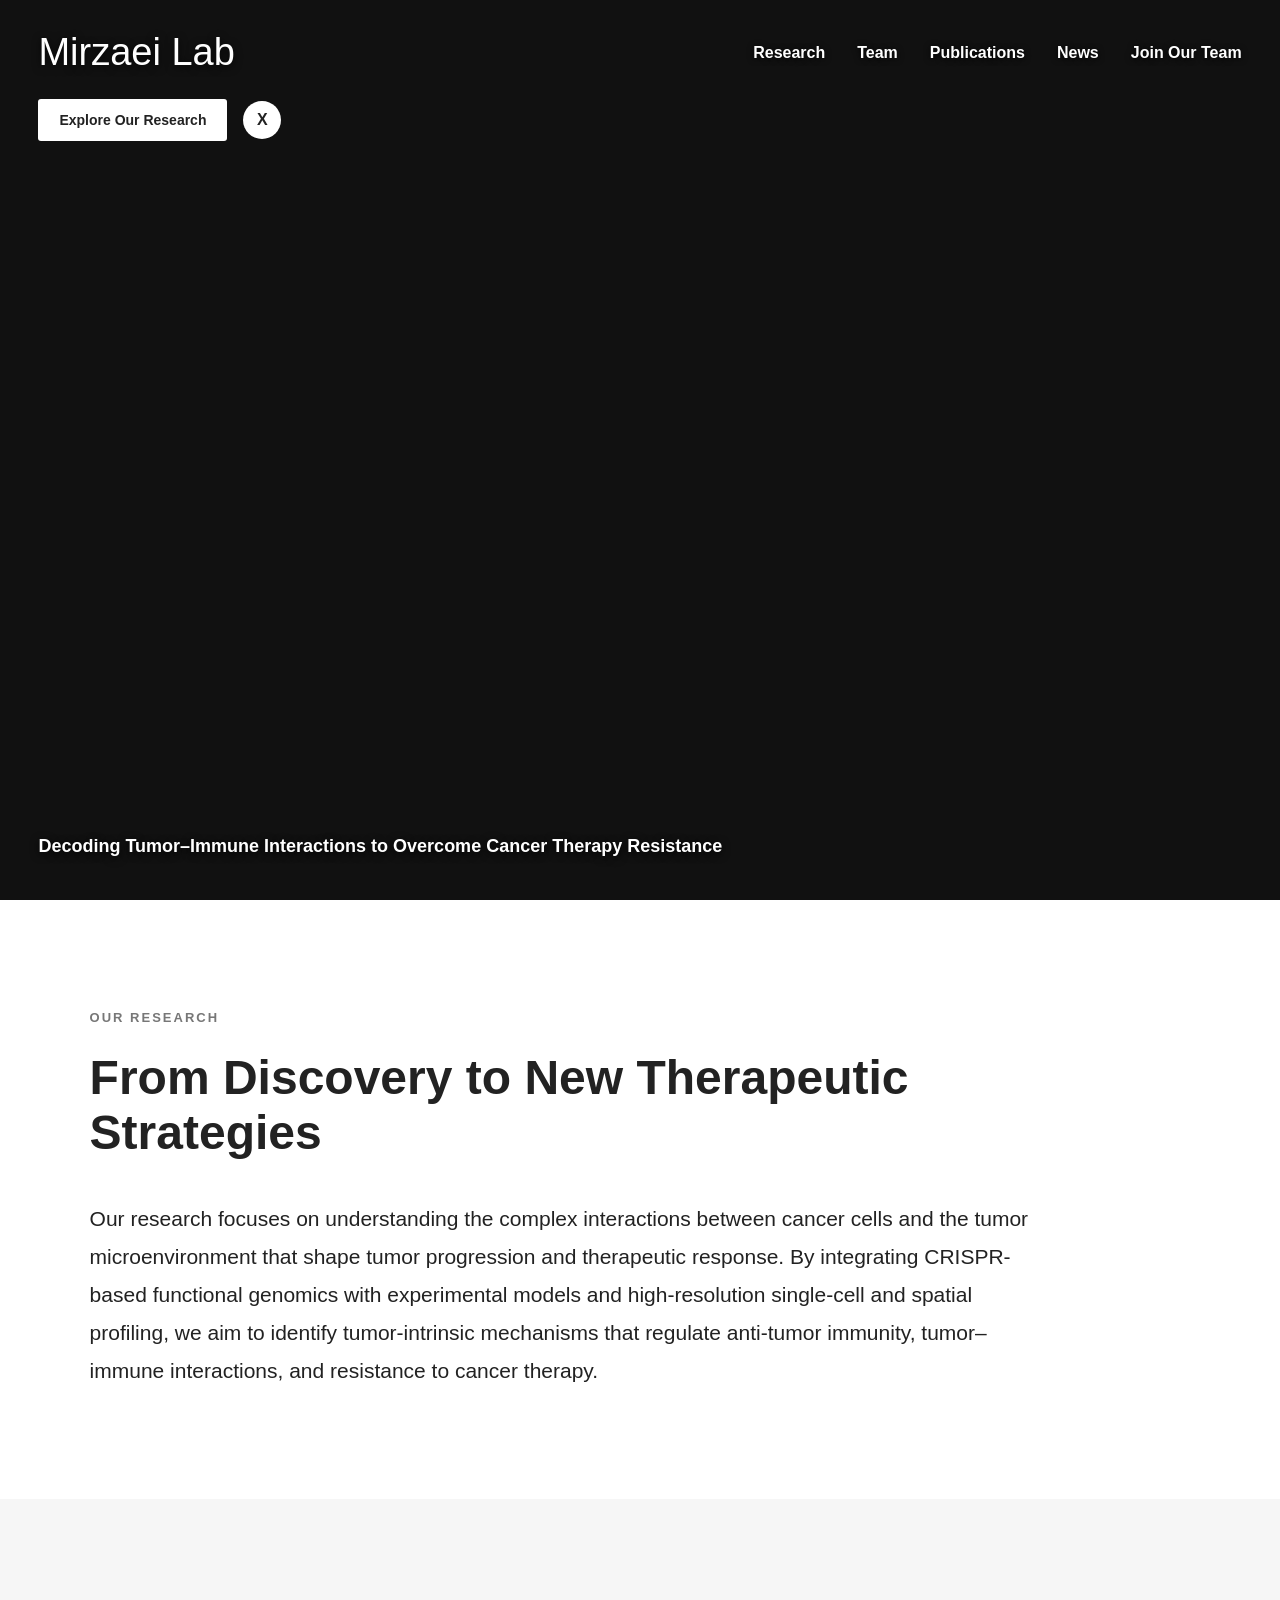
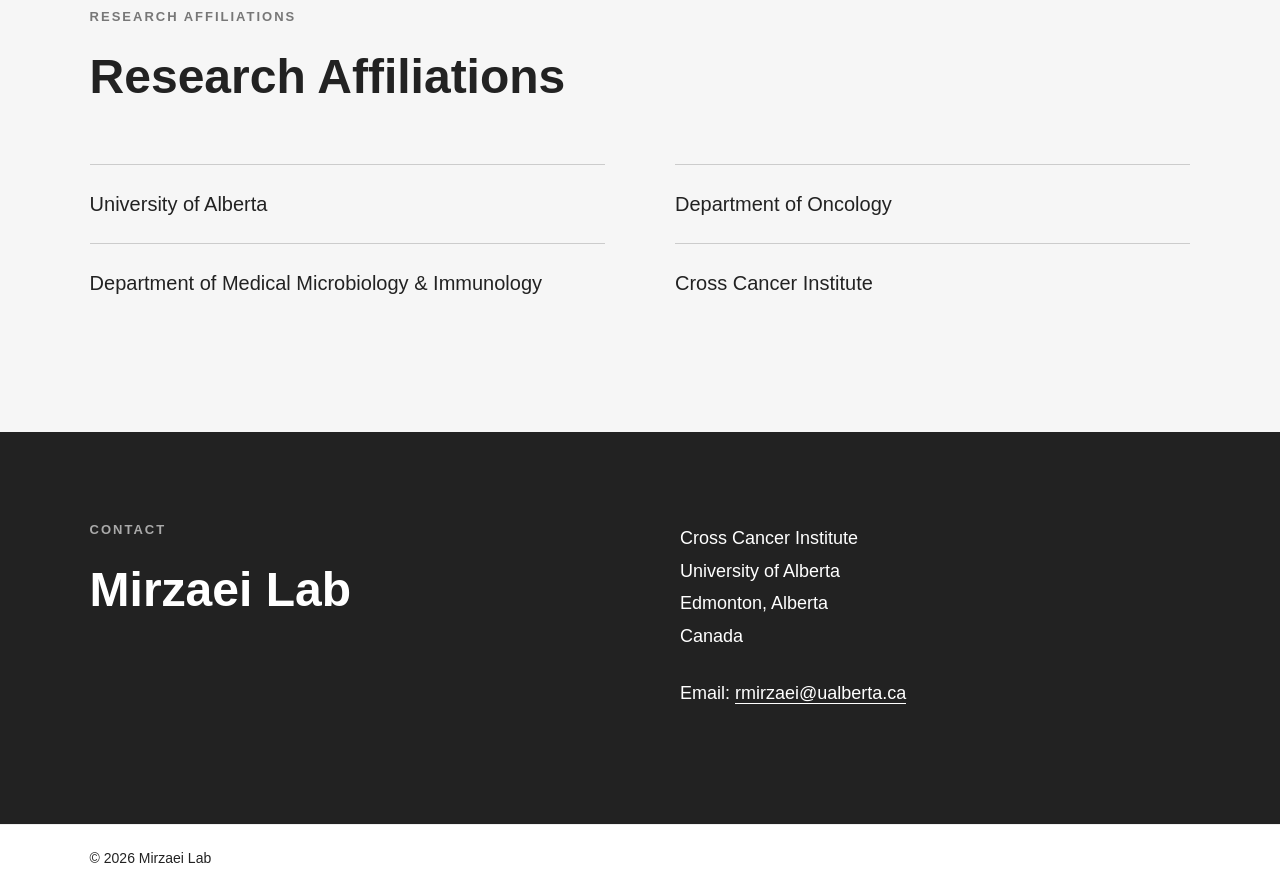
<file: index.html>
<!DOCTYPE html>
<html lang="en">

<head>
    <meta charset="UTF-8">
    <meta name="viewport" content="width=device-width, initial-scale=1.0">

    <title>Mirzaei Lab | University of Alberta</title>

    <link rel="stylesheet" href="style.css?v=5">

    <style>
        /* AUTOMATIC HOMEPAGE SLIDESHOW */

        .mainpage-hero {
            position: relative;
            width: 100%;
            height: 100vh;
            min-height: 650px;
            overflow: hidden;
            background-image: none;
            background-color: #111;
        }

        .mainpage-slideshow {
            position: absolute;
            inset: 0;
            z-index: 0;
            pointer-events: none;
        }

        .mainpage-slide {
            position: absolute;
            inset: 0;
            width: 100%;
            height: 100%;
            background-size: cover;
            background-position: center center;
            background-repeat: no-repeat;
            opacity: 0;
            animation-duration: 15s;
            animation-timing-function: linear;
            animation-iteration-count: infinite;
        }

        .mainpage-slide-one {
            background-image:
                linear-gradient(
                    rgba(0, 0, 0, 0.18),
                    rgba(0, 0, 0, 0.18)
                ),
                url("assets/home2_edited.jpg");

            animation-name: showFirst;
        }

        .mainpage-slide-two {
            background-image:
                linear-gradient(
                    rgba(0, 0, 0, 0.18),
                    rgba(0, 0, 0, 0.18)
                ),
                url("assets/home1.png");

            animation-name: showSecond;
        }

        .mainpage-slide-three {
            background-image:
                linear-gradient(
                    rgba(0, 0, 0, 0.18),
                    rgba(0, 0, 0, 0.18)
                ),
                url("assets/home_3.jpg");

            animation-name: showThird;
        }

        @keyframes showFirst {
            0% {
                opacity: 1;
            }

            26.6667% {
                opacity: 1;
            }

            33.3333% {
                opacity: 0;
            }

            93.3333% {
                opacity: 0;
            }

            100% {
                opacity: 1;
            }
        }

        @keyframes showSecond {
            0% {
                opacity: 0;
            }

            26.6667% {
                opacity: 0;
            }

            33.3333% {
                opacity: 1;
            }

            60% {
                opacity: 1;
            }

            66.6667% {
                opacity: 0;
            }

            100% {
                opacity: 0;
            }
        }

        @keyframes showThird {
            0% {
                opacity: 0;
            }

            60% {
                opacity: 0;
            }

            66.6667% {
                opacity: 1;
            }

            93.3333% {
                opacity: 1;
            }

            100% {
                opacity: 0;
            }
        }

        .mainpage-overlay {
            position: relative;
            z-index: 2;
            width: 100%;
            height: 100%;
            min-height: 650px;
        }

        .mainpage-top,
        .mainpage-actions,
        .mainpage-tagline {
            position: relative;
            z-index: 3;
        }

        @media (max-width: 900px) {
            .mainpage-hero {
                min-height: 600px;
            }

            .mainpage-overlay {
                min-height: 600px;
            }

            .mainpage-slide {
                background-position: center center;
            }
        }

        @media (max-width: 500px) {
            .mainpage-hero {
                min-height: 550px;
            }

            .mainpage-overlay {
                min-height: 550px;
            }
        }

        @media (prefers-reduced-motion: reduce) {
            .mainpage-slide {
                animation: none;
            }

            .mainpage-slide-one {
                opacity: 1;
            }

            .mainpage-slide-two,
            .mainpage-slide-three {
                opacity: 0;
            }
        }
    </style>
</head>

<body>

    <!-- FULL-SCREEN HOMEPAGE -->

    <section class="mainpage-hero">

        <!-- AUTOMATIC BACKGROUND SLIDESHOW -->

        <div class="mainpage-slideshow" aria-hidden="true">
            <div class="mainpage-slide mainpage-slide-one"></div>
            <div class="mainpage-slide mainpage-slide-two"></div>
            <div class="mainpage-slide mainpage-slide-three"></div>
        </div>

        <!-- HOMEPAGE CONTENT -->

        <div class="mainpage-overlay">

            <div class="mainpage-top">

                <a href="index.html" class="mainpage-title">
                    Mirzaei Lab
                </a>

                <nav class="mainpage-nav">

                    <a href="research/index.html">
                        Research
                    </a>

                    <!-- NATIVE TEAM DROPDOWN -->

                    <details class="dropdown">

                        <summary class="dropbtn">
                            Team
                        </summary>

                        <div class="dropdown-content">

                            <a href="team/pi.html">
                                Principal Investigator
                            </a>

                            <a href="team/members.html">
                                Current Lab Members
                            </a>

                            <a href="team/alumni.html">
                                Alumni
                            </a>

                        </div>

                    </details>

                    <a href="publications/index.html">
                        Publications
                    </a>

                    <a href="news/index.html">
                        News
                    </a>

                    <a href="join/index.html">
                        Join Our Team
                    </a>

                </nav>

            </div>

            <!-- BUTTONS -->

            <div class="mainpage-actions">

                <a
                    href="research/index.html"
                    class="mainpage-button"
                >
                    Explore Our Research
                </a>

                <a
                    href="https://x.com/RzMirzaei"
                    target="_blank"
                    rel="noopener noreferrer"
                    class="mainpage-social"
                    aria-label="Mirzaei Lab on X"
                >
                    X
                </a>

            </div>

            <!-- RESEARCH STATEMENT -->

            <div class="mainpage-tagline">
                Decoding Tumor&ndash;Immune Interactions
                to Overcome Cancer Therapy Resistance
            </div>

        </div>

    </section>

    <!-- OUR RESEARCH -->

    <section class="home-discovery">

        <div class="home-section-inner">

            <p class="home-small-title">
                OUR RESEARCH
            </p>

            <h2>
                From Discovery to New Therapeutic Strategies
            </h2>

            <p class="home-large-text">
                Our research focuses on understanding the complex interactions
                between cancer cells and the tumor microenvironment that shape
                tumor progression and therapeutic response. By integrating
                CRISPR-based functional genomics with experimental models and
                high-resolution single-cell and spatial profiling, we aim to
                identify tumor-intrinsic mechanisms that regulate anti-tumor
                immunity, tumor&ndash;immune interactions, and resistance to
                cancer therapy.
            </p>

        </div>

    </section>

    <!-- RESEARCH AFFILIATIONS -->

    <section class="home-affiliations">

        <div class="home-section-inner">

            <p class="home-small-title">
                RESEARCH AFFILIATIONS
            </p>

            <h2>
                Research Affiliations
            </h2>

            <div class="affiliation-grid">

                <div class="affiliation-item">
                    University of Alberta
                </div>

                <div class="affiliation-item">
                    Department of Oncology
                </div>

                <div class="affiliation-item">
                    Department of Medical Microbiology &amp; Immunology
                </div>

                <div class="affiliation-item">
                    Cross Cancer Institute
                </div>

            </div>

        </div>

    </section>

    <!-- CONTACT -->

    <section class="home-contact">

        <div class="home-section-inner">

            <div class="home-contact-grid">

                <div>

                    <p class="home-small-title">
                        CONTACT
                    </p>

                    <h2>
                        Mirzaei Lab
                    </h2>

                </div>

                <div class="home-contact-details">

                    <p>
                        Cross Cancer Institute<br>
                        University of Alberta<br>
                        Edmonton, Alberta<br>
                        Canada
                    </p>

                    <p>
                        Email:

                        <a href="mailto:rmirzaei@ualberta.ca">
                            rmirzaei@ualberta.ca
                        </a>
                    </p>

                </div>

            </div>

        </div>

    </section>

    <!-- FOOTER -->

    <footer>
        <p>
            &copy; 2026 Mirzaei Lab
        </p>
    </footer>

</body>

</html>
</file>
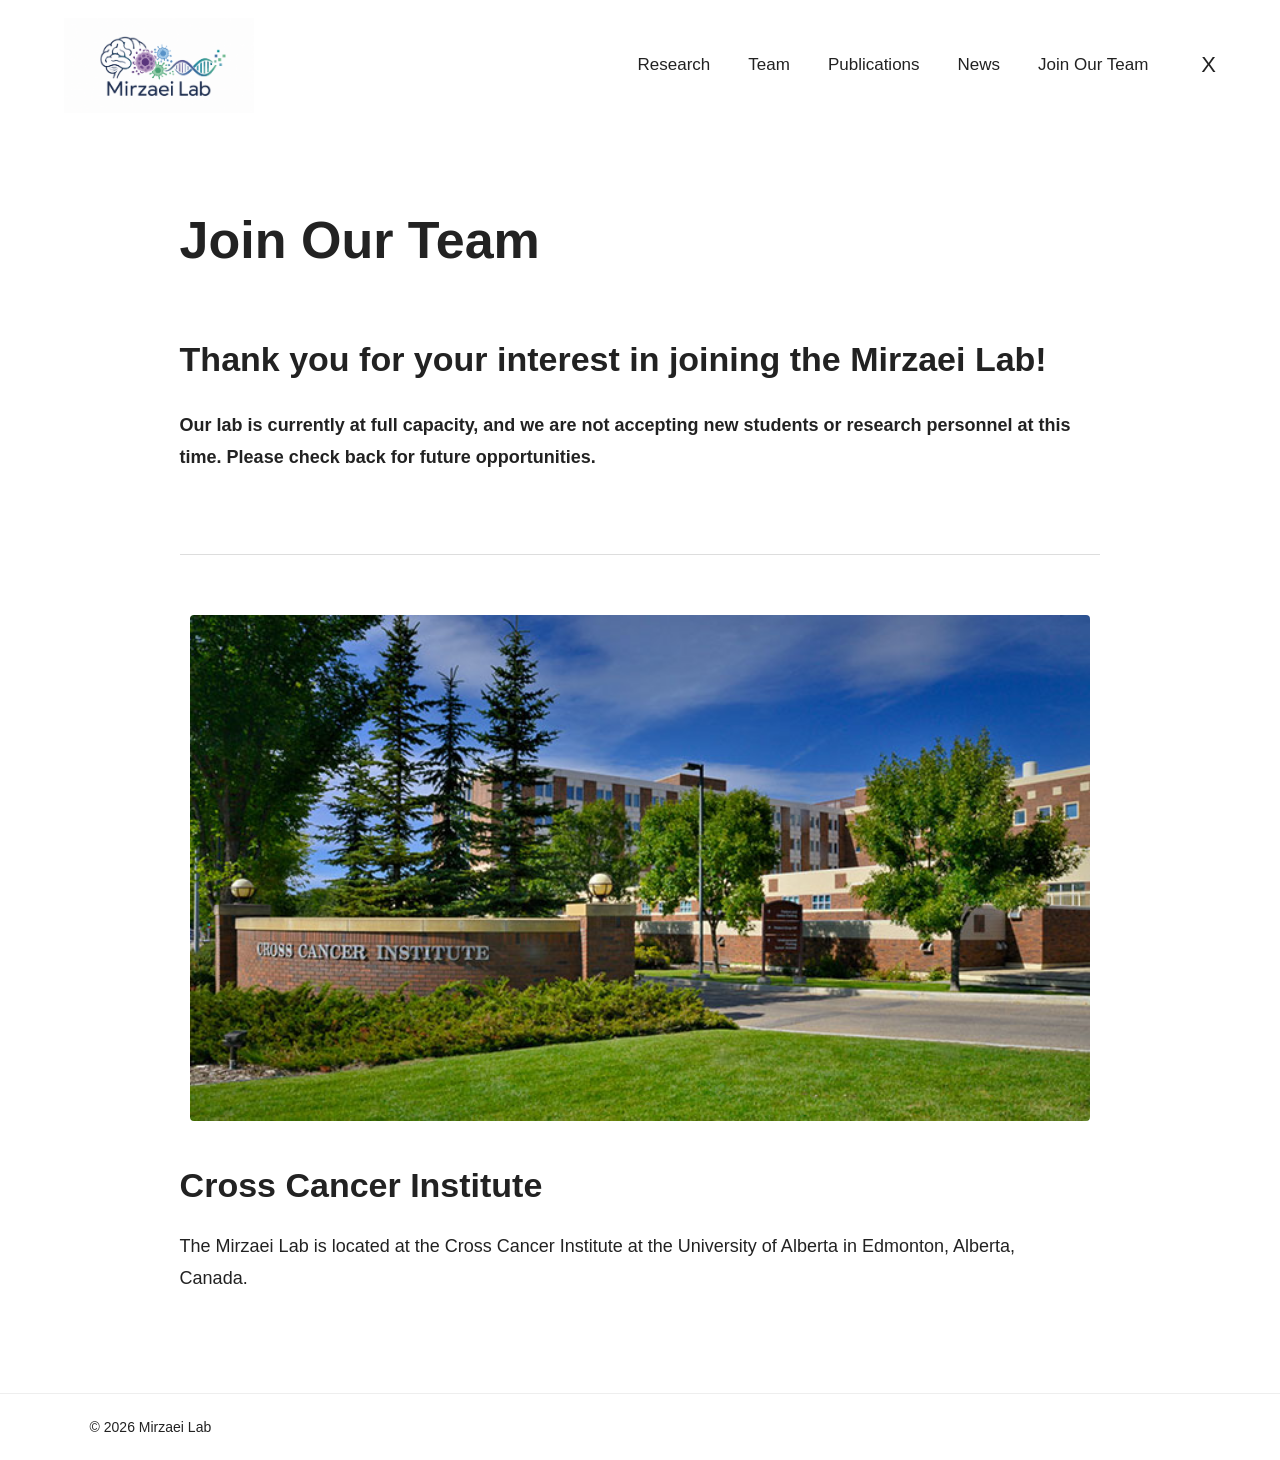
<file: join/index.html>
<!DOCTYPE html>
<html lang="en">

<head>
    <meta charset="UTF-8">
    <meta name="viewport" content="width=device-width, initial-scale=1.0">

    <title>Join Our Team | Mirzaei Lab</title>

    <link rel="stylesheet" href="../style.css">
</head>

<body>


<!-- =========================================
     HEADER
     ========================================= -->

<header class="site-header">

    <a href="../index.html" class="lab-logo-link">

        <img
            src="../assets/lego.png"
            alt="Mirzaei Lab"
            class="lab-logo"
        >

    </a>


    <nav>

        <a href="../research/index.html">
            Research
        </a>


        <!-- TEAM DROPDOWN -->

        <div class="dropdown">

            <a href="../team/pi.html" class="dropbtn">
                Team
            </a>

            <div class="dropdown-content">

                <a href="../team/pi.html">
                    Principal Investigator
                </a>

                <a href="../team/members.html">
                    Current Lab Members
                </a>

                <a href="../team/alumni.html">
                    Alumni
                </a>

            </div>

        </div>


        <a href="../publications/index.html">
            Publications
        </a>


        <a href="../news/index.html">
            News
        </a>


        <a href="../join/index.html">
            Join Our Team
        </a>


        <a
            href="https://x.com/RzMirzaei"
            target="_blank"
            rel="noopener noreferrer"
            class="x-link"
            aria-label="Mirzaei Lab on X"
        >
            X
        </a>

    </nav>

</header>



<!-- =========================================
     JOIN OUR TEAM
     ========================================= -->

<main class="join-page">

    <h1>
        Join Our Team
    </h1>


    <!-- CURRENT OPPORTUNITIES -->

    <section>

        <h2>
            Thank you for your interest in joining the Mirzaei Lab!
        </h2>

        <p>
            <strong>
                Our lab is currently at full capacity, and we are not
                accepting new students or research personnel at this time.
                Please check back for future opportunities.
            </strong>
        </p>

    </section>



    <!-- =========================================
         CROSS CANCER INSTITUTE
         ========================================= -->

    <section class="join-location">

        <img
            src="../assets/CCI.jpg"
            alt="Cross Cancer Institute"
            class="join-location-image"
        >

        <h2>
            Cross Cancer Institute
        </h2>

        <p>
            The Mirzaei Lab is located at the Cross Cancer Institute
            at the University of Alberta in Edmonton, Alberta, Canada.
        </p>

    </section>

</main>



<!-- =========================================
     FOOTER
     ========================================= -->

<footer>

    <p>
        &copy; 2026 Mirzaei Lab
    </p>

</footer>


    <script src="/navigation.js?v=1" defer></script>
  </body>

</html>
</file>
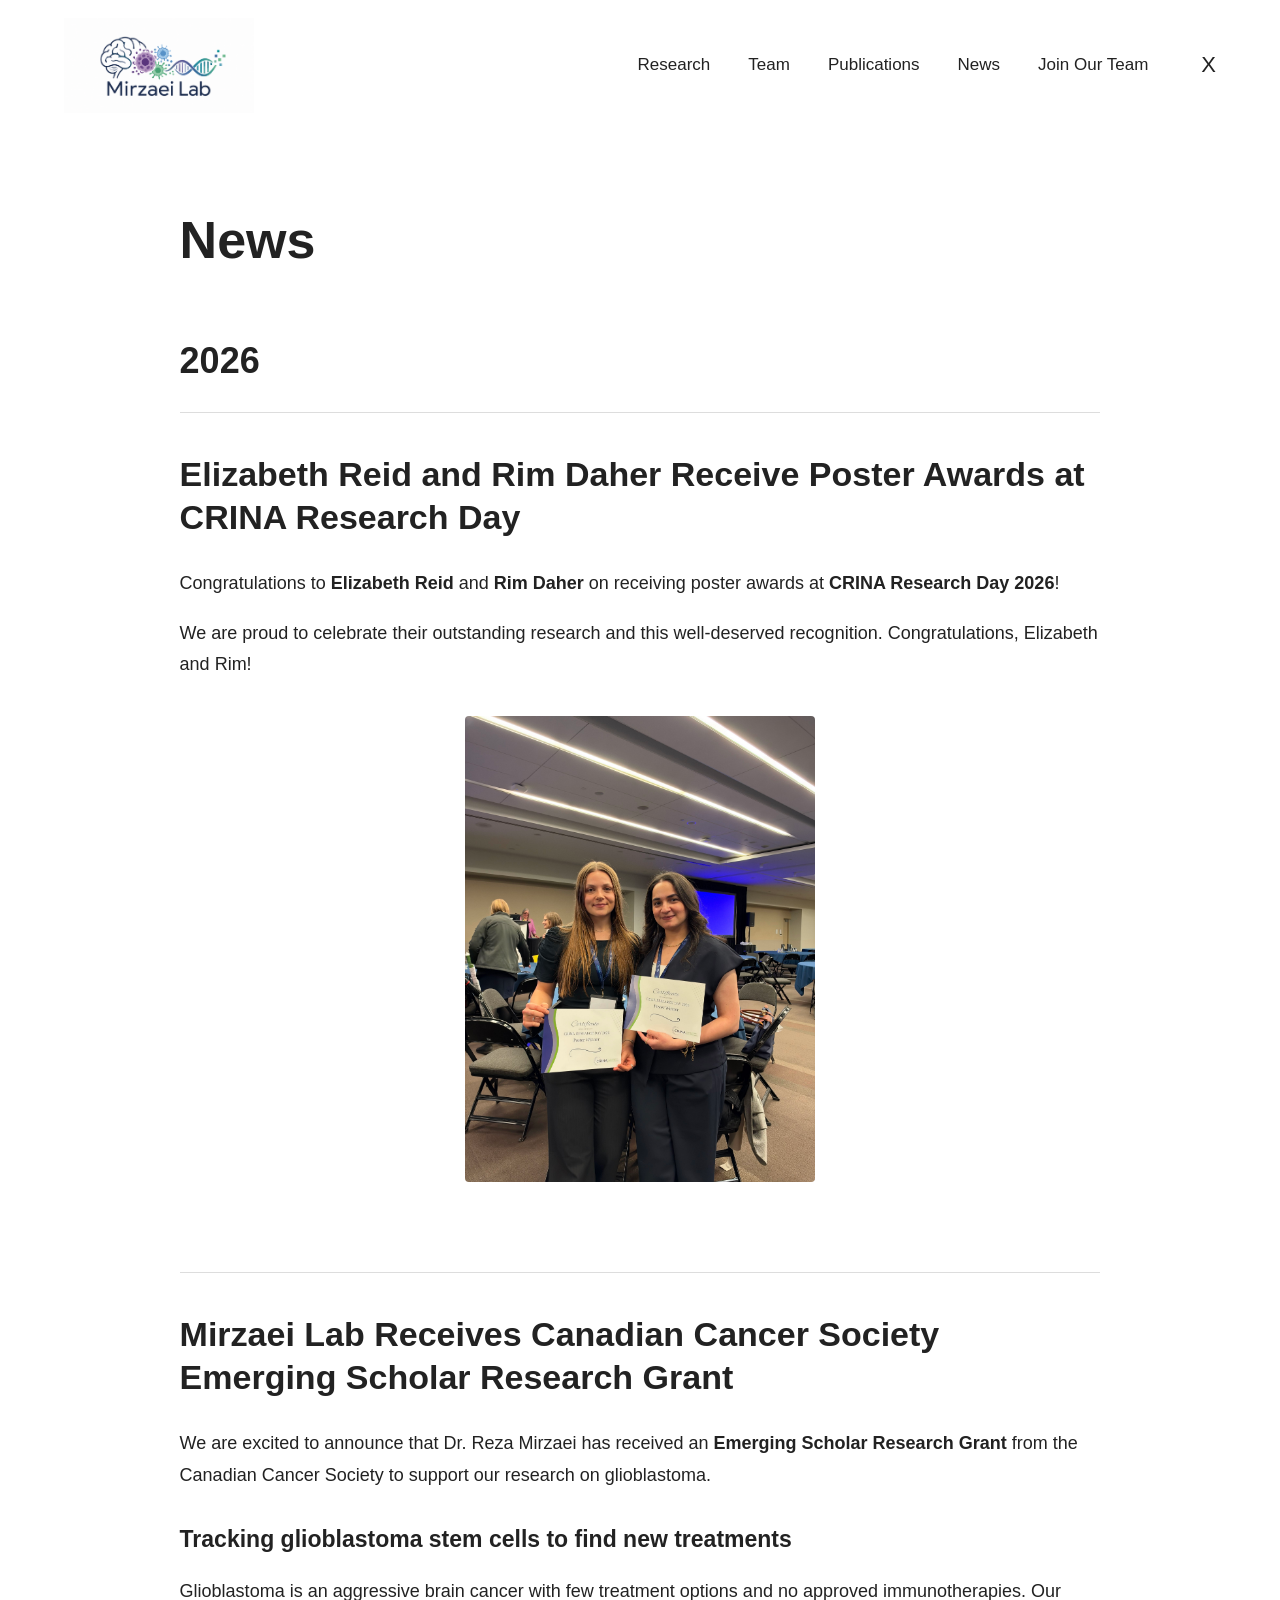
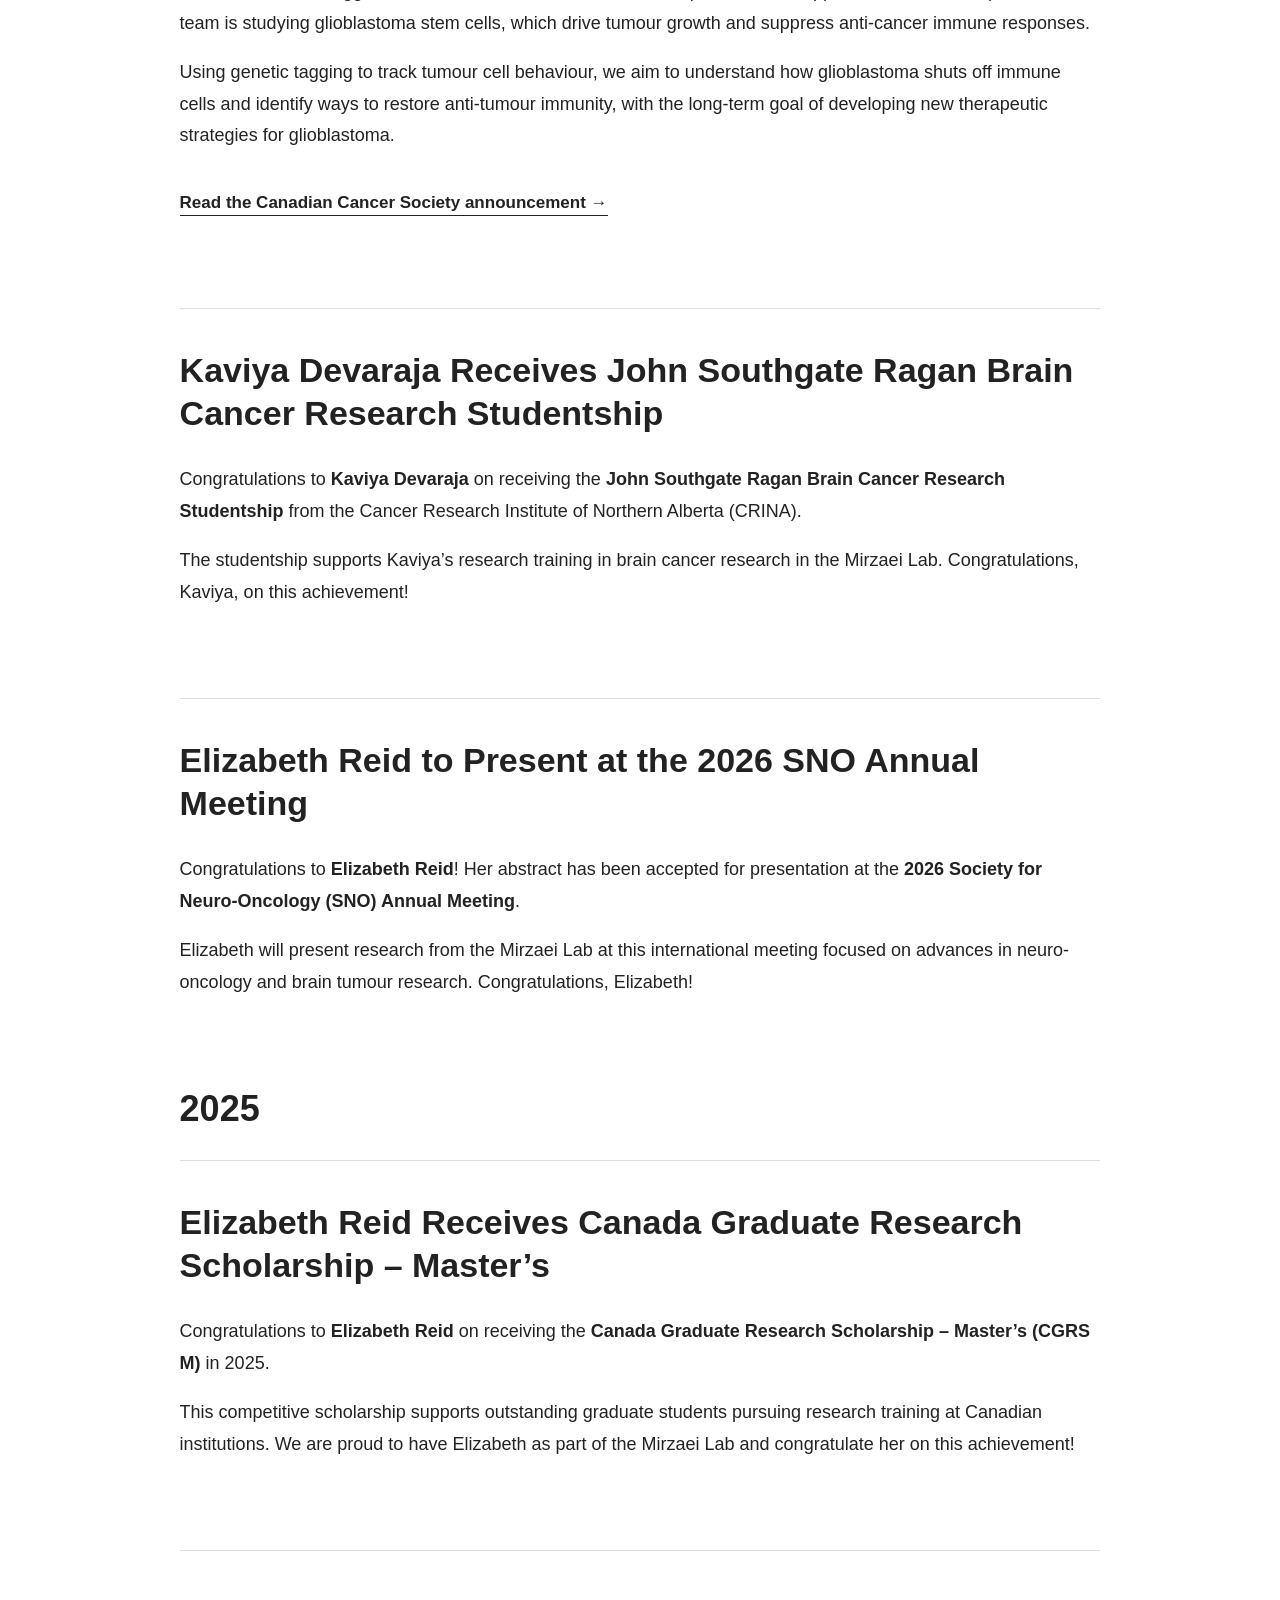
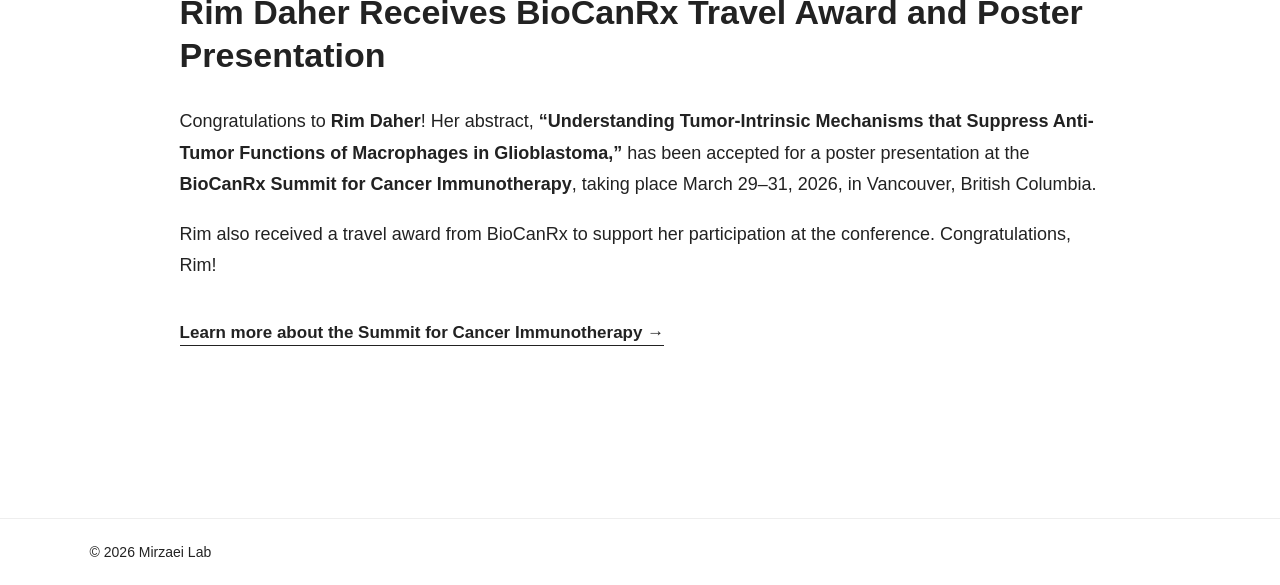
<file: news/index.html>
<!DOCTYPE html>
<html lang="en">

<head>
    <meta charset="UTF-8">
    <meta name="viewport" content="width=device-width, initial-scale=1.0">

    <title>News | Mirzaei Lab</title>

   <link rel="stylesheet" href="../style.css?v=7">
</head>

<body>

<!-- =========================================
     HEADER
     ========================================= -->

<header class="site-header">

    <a href="../index.html" class="lab-logo-link">
        <img
            src="../assets/lego.png"
            alt="Mirzaei Lab"
            class="lab-logo"
        >
    </a>

    <nav>

        <a href="../research/index.html">
            Research
        </a>

        <div class="dropdown">

            <a href="../team/pi.html" class="dropbtn">
                Team
            </a>

            <div class="dropdown-content">

                <a href="../team/pi.html">
                    Principal Investigator
                </a>

                <a href="../team/members.html">
                    Current Lab Members
                </a>

                <a href="../team/alumni.html">
                    Alumni
                </a>

            </div>

        </div>

        <a href="../publications/index.html">
            Publications
        </a>

        <a href="../news/index.html">
            News
        </a>

        <a href="../join/index.html">
            Join Our Team
        </a>

        <a
            href="https://x.com/RzMirzaei"
            target="_blank"
            rel="noopener noreferrer"
            class="x-link"
            aria-label="Mirzaei Lab on X"
        >
            X
        </a>

    </nav>

</header>


<!-- =========================================
     NEWS
     ========================================= -->

<main class="news-page">

    <h1>News</h1>


    <!-- =====================================
         2026
         ===================================== -->

    <h2 class="news-year">
        2026
    </h2>


    <!-- CRINA RESEARCH DAY POSTER AWARDS -->

    <article class="news-item">

        <h2>
            Elizabeth Reid and Rim Daher Receive Poster Awards
            at CRINA Research Day
        </h2>

        <p>
            Congratulations to <strong>Elizabeth Reid</strong> and
            <strong>Rim Daher</strong> on receiving poster awards at
            <strong>CRINA Research Day 2026</strong>!
        </p>

        <p>
            We are proud to celebrate their outstanding research and
            this well-deserved recognition. Congratulations, Elizabeth
            and Rim!
        </p>

        <img
            src="../assets/CRINA_AWARD_2026.jpg"
            alt="Elizabeth Reid and Rim Daher holding their CRINA Research Day 2026 Poster Winner certificates"
            class="news-image"
        >

    </article>


    <!-- CCS GRANT -->

    <article class="news-item">

        <h2>
            Mirzaei Lab Receives Canadian Cancer Society
            Emerging Scholar Research Grant
        </h2>

        <p>
            We are excited to announce that Dr. Reza Mirzaei has
            received an <strong>Emerging Scholar Research Grant</strong>
            from the Canadian Cancer Society to support our research
            on glioblastoma.
        </p>

        <h3>
            Tracking glioblastoma stem cells to find new treatments
        </h3>

        <p>
            Glioblastoma is an aggressive brain cancer with few
            treatment options and no approved immunotherapies.
            Our team is studying glioblastoma stem cells, which
            drive tumour growth and suppress anti-cancer immune
            responses.
        </p>

        <p>
            Using genetic tagging to track tumour cell behaviour,
            we aim to understand how glioblastoma shuts off immune
            cells and identify ways to restore anti-tumour immunity,
            with the long-term goal of developing new therapeutic
            strategies for glioblastoma.
        </p>

        <p class="news-source">

            <a
                href="https://cancer.ca/en/research/for-researchers/funding-results/2026-esrg/pillar-1"
                target="_blank"
                rel="noopener noreferrer"
            >
                Read the Canadian Cancer Society announcement &rarr;
            </a>

        </p>

    </article>


    <!-- KAVIYA -->

    <article class="news-item">

        <h2>
            Kaviya Devaraja Receives John Southgate Ragan
            Brain Cancer Research Studentship
        </h2>

        <p>
            Congratulations to <strong>Kaviya Devaraja</strong>
            on receiving the
            <strong>John Southgate Ragan Brain Cancer Research
            Studentship</strong> from the Cancer Research Institute
            of Northern Alberta (CRINA).
        </p>

        <p>
            The studentship supports Kaviya&rsquo;s research training
            in brain cancer research in the Mirzaei Lab.
            Congratulations, Kaviya, on this achievement!
        </p>

    </article>


    <!-- ELIZABETH SNO -->

    <article class="news-item">

        <h2>
            Elizabeth Reid to Present at the 2026 SNO Annual Meeting
        </h2>

        <p>
            Congratulations to <strong>Elizabeth Reid</strong>!
            Her abstract has been accepted for presentation at the
            <strong>2026 Society for Neuro-Oncology (SNO)
            Annual Meeting</strong>.
        </p>

        <p>
            Elizabeth will present research from the Mirzaei Lab
            at this international meeting focused on advances in
            neuro-oncology and brain tumour research.
            Congratulations, Elizabeth!
        </p>

    </article>


    <!-- =====================================
         2025
         ===================================== -->

    <h2 class="news-year">
        2025
    </h2>


    <!-- ELIZABETH SCHOLARSHIP -->

    <article class="news-item">

        <h2>
            Elizabeth Reid Receives Canada Graduate Research
            Scholarship &ndash; Master&rsquo;s
        </h2>

        <p>
            Congratulations to <strong>Elizabeth Reid</strong>
            on receiving the
            <strong>Canada Graduate Research Scholarship &ndash;
            Master&rsquo;s (CGRS M)</strong> in 2025.
        </p>

        <p>
            This competitive scholarship supports outstanding
            graduate students pursuing research training at
            Canadian institutions. We are proud to have Elizabeth
            as part of the Mirzaei Lab and congratulate her on
            this achievement!
        </p>

    </article>


    <!-- RIM BIOCANRX -->

    <article class="news-item">

        <h2>
            Rim Daher Receives BioCanRx Travel Award
            and Poster Presentation
        </h2>

        <p>
            Congratulations to <strong>Rim Daher</strong>!
            Her abstract,
            <strong>
                &ldquo;Understanding Tumor-Intrinsic Mechanisms
                that Suppress Anti-Tumor Functions of Macrophages
                in Glioblastoma,&rdquo;
            </strong>
            has been accepted for a poster presentation at the
            <strong>BioCanRx Summit for Cancer Immunotherapy</strong>,
            taking place March 29&ndash;31, 2026, in Vancouver,
            British Columbia.
        </p>

        <p>
            Rim also received a travel award from BioCanRx
            to support her participation at the conference.
            Congratulations, Rim!
        </p>

        <p class="news-source">

            <a
                href="https://www.cancersummit.ca/"
                target="_blank"
                rel="noopener noreferrer"
            >
                Learn more about the Summit for Cancer Immunotherapy &rarr;
            </a>

        </p>

    </article>

</main>


<!-- =========================================
     FOOTER
     ========================================= -->

<footer>

    <p>
        © 2026 Mirzaei Lab
    </p>

</footer>

<script src="/navigation.js?v=1" defer></script>

</body>

</html>
</file>
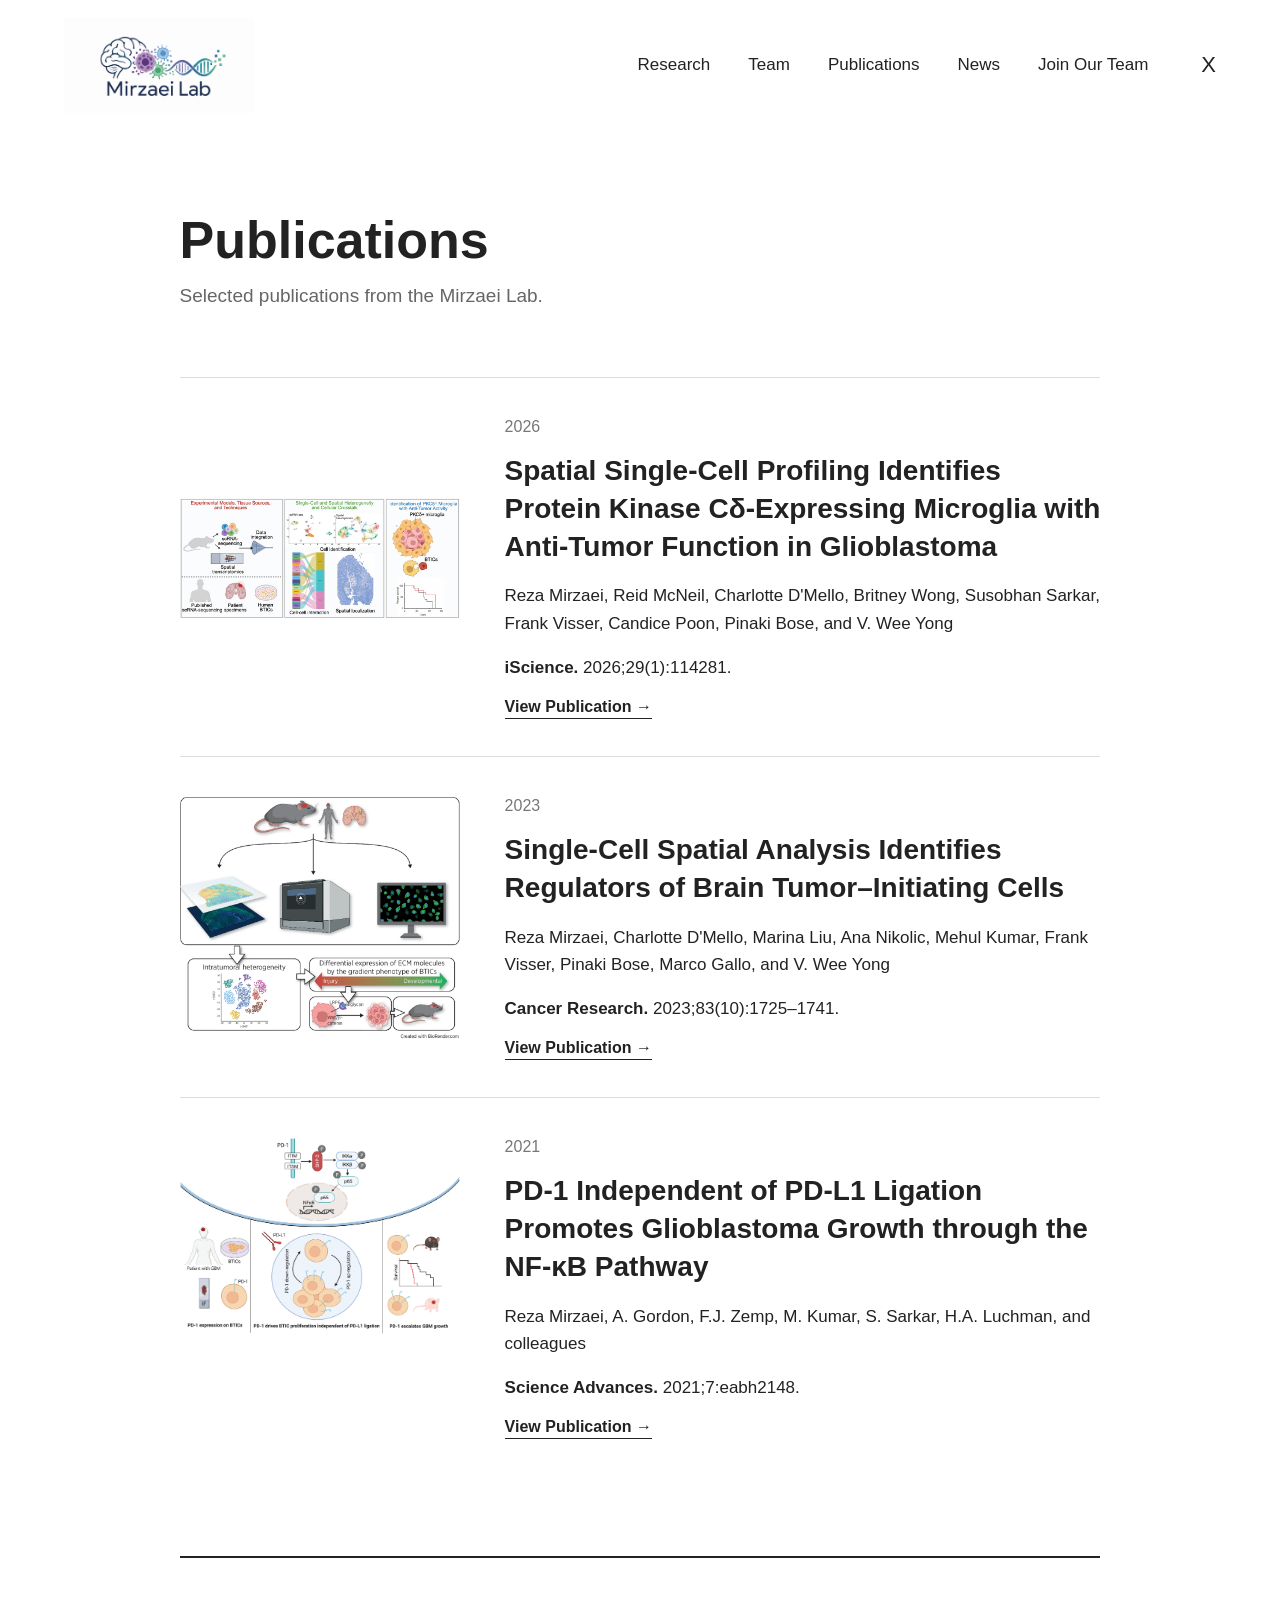
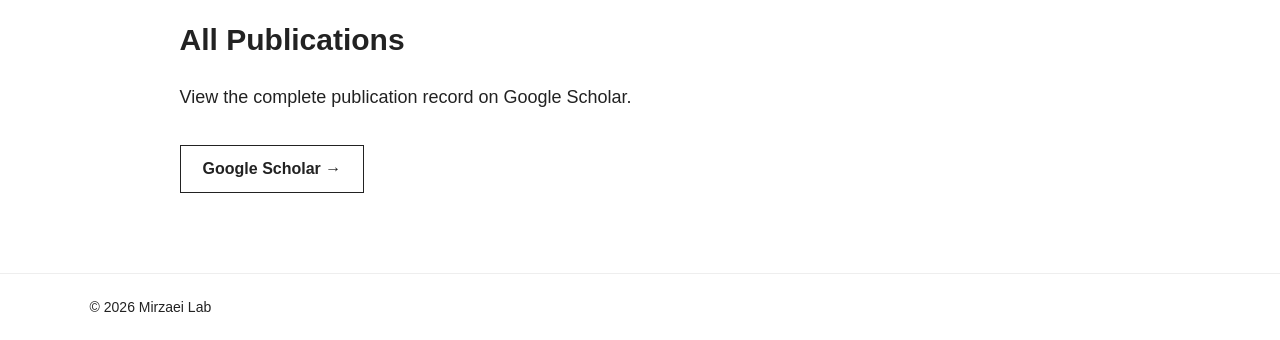
<file: publications/index.html>
<!DOCTYPE html>
<html lang="en">

<head>
    <meta charset="UTF-8">
    <meta name="viewport" content="width=device-width, initial-scale=1.0">

    <title>Publications | Mirzaei Lab</title>

    <link rel="stylesheet" href="../style.css">
</head>


<body>

<!-- =========================================
     HEADER
     ========================================= -->

<header class="site-header">

    <!-- MIRZAEI LAB LOGO -->

    <a href="../index.html" class="lab-logo-link">

        <img
            src="../assets/lego.png"
            alt="Mirzaei Lab"
            class="lab-logo"
        >

    </a>


    <!-- NAVIGATION -->

    <nav>

        <a href="../research/index.html">
            Research
        </a>


        <!-- TEAM DROPDOWN -->

        <div class="dropdown">

            <a href="../team/pi.html" class="dropbtn">
                Team
            </a>

            <div class="dropdown-content">

                <a href="../team/pi.html">
                    Principal Investigator
                </a>

                <a href="../team/members.html">
                    Current Lab Members
                </a>

                <a href="../team/alumni.html">
                    Alumni
                </a>

            </div>

        </div>


        <a href="../publications/index.html">
            Publications
        </a>


        <a href="../news/index.html">
            News
        </a>


        <a href="../join/index.html">
            Join Our Team
        </a>


        <!-- X / TWITTER -->

        <a
            href="https://x.com/RzMirzaei"
            target="_blank"
            rel="noopener noreferrer"
            class="x-link"
            aria-label="Mirzaei Lab on X"
        >
            X
        </a>

    </nav>

</header>



<!-- =========================================
     PUBLICATIONS
     ========================================= -->

<main class="publications-page">

    <h1>Publications</h1>

    <p class="publications-intro">
        Selected publications from the Mirzaei Lab.
    </p>



    <!-- =====================================
         PUBLICATION 1
         ===================================== -->

    <article class="publication-item publication-with-image">

        <div class="publication-image">

            <img
                src="../assets/iscience.jpg"
                alt="iScience publication"
            >

        </div>


        <div class="publication-content">

            <p class="publication-year">
                2026
            </p>

            <h2>
                Spatial Single-Cell Profiling Identifies
                Protein Kinase C&delta;-Expressing Microglia
                with Anti-Tumor Function in Glioblastoma
            </h2>

            <p class="publication-authors">
                Reza Mirzaei, Reid McNeil, Charlotte D'Mello,
                Britney Wong, Susobhan Sarkar, Frank Visser,
                Candice Poon, Pinaki Bose, and V. Wee Yong
            </p>

            <p class="publication-journal">
                <strong>iScience.</strong>
                2026;29(1):114281.
            </p>

            <a
                href="https://www.cell.com/iscience/fulltext/S2589-0042(25)02542-8"
                target="_blank"
                rel="noopener noreferrer"
            >
                View Publication &rarr;
            </a>

        </div>

    </article>



    <!-- =====================================
         PUBLICATION 2
         ===================================== -->

    <article class="publication-item publication-with-image">

        <div class="publication-image">

            <img
                src="../assets/cancerresearch.jpg"
                alt="Cancer Research publication"
            >

        </div>


        <div class="publication-content">

            <p class="publication-year">
                2023
            </p>

            <h2>
                Single-Cell Spatial Analysis Identifies
                Regulators of Brain Tumor&ndash;Initiating Cells
            </h2>

            <p class="publication-authors">
                Reza Mirzaei, Charlotte D'Mello, Marina Liu,
                Ana Nikolic, Mehul Kumar, Frank Visser,
                Pinaki Bose, Marco Gallo, and V. Wee Yong
            </p>

            <p class="publication-journal">
                <strong>Cancer Research.</strong>
                2023;83(10):1725&ndash;1741.
            </p>

            <a
                href="https://aacrjournals.org/cancerres/article-abstract/83/10/1725/726297/Single-Cell-Spatial-Analysis-Identifies-Regulators"
                target="_blank"
                rel="noopener noreferrer"
            >
                View Publication &rarr;
            </a>

        </div>

    </article>



    <!-- =====================================
         PUBLICATION 3
         ===================================== -->

    <article class="publication-item publication-with-image">

        <div class="publication-image">

            <img
                src="../assets/scienceadvances.jpg"
                alt="Science Advances publication"
            >

        </div>


        <div class="publication-content">

            <p class="publication-year">
                2021
            </p>

            <h2>
                PD-1 Independent of PD-L1 Ligation
                Promotes Glioblastoma Growth through
                the NF-&kappa;B Pathway
            </h2>

            <p class="publication-authors">
                Reza Mirzaei, A. Gordon, F.J. Zemp,
                M. Kumar, S. Sarkar, H.A. Luchman,
                and colleagues
            </p>

            <p class="publication-journal">
                <strong>Science Advances.</strong>
                2021;7:eabh2148.
            </p>

            <a
                href="https://www.science.org/doi/10.1126/sciadv.abh2148"
                target="_blank"
                rel="noopener noreferrer"
            >
                View Publication &rarr;
            </a>

        </div>

    </article>



    <!-- =====================================
         GOOGLE SCHOLAR
         ===================================== -->

    <section class="all-publications">

        <h2>
            All Publications
        </h2>

        <p>
            View the complete publication record on Google Scholar.
        </p>

        <a
            href="https://scholar.google.ca/citations?user=0FnSgKAAAAAJ&hl=en&oi=ao"
            target="_blank"
            rel="noopener noreferrer"
            class="scholar-button"
        >
            Google Scholar &rarr;
        </a>

    </section>

</main>



<!-- =========================================
     FOOTER
     ========================================= -->

<footer>

    <p>
        © 2026 Mirzaei Lab
    </p>

</footer>


    <script src="/navigation.js?v=1" defer></script>
  </body>

</html>
</file>
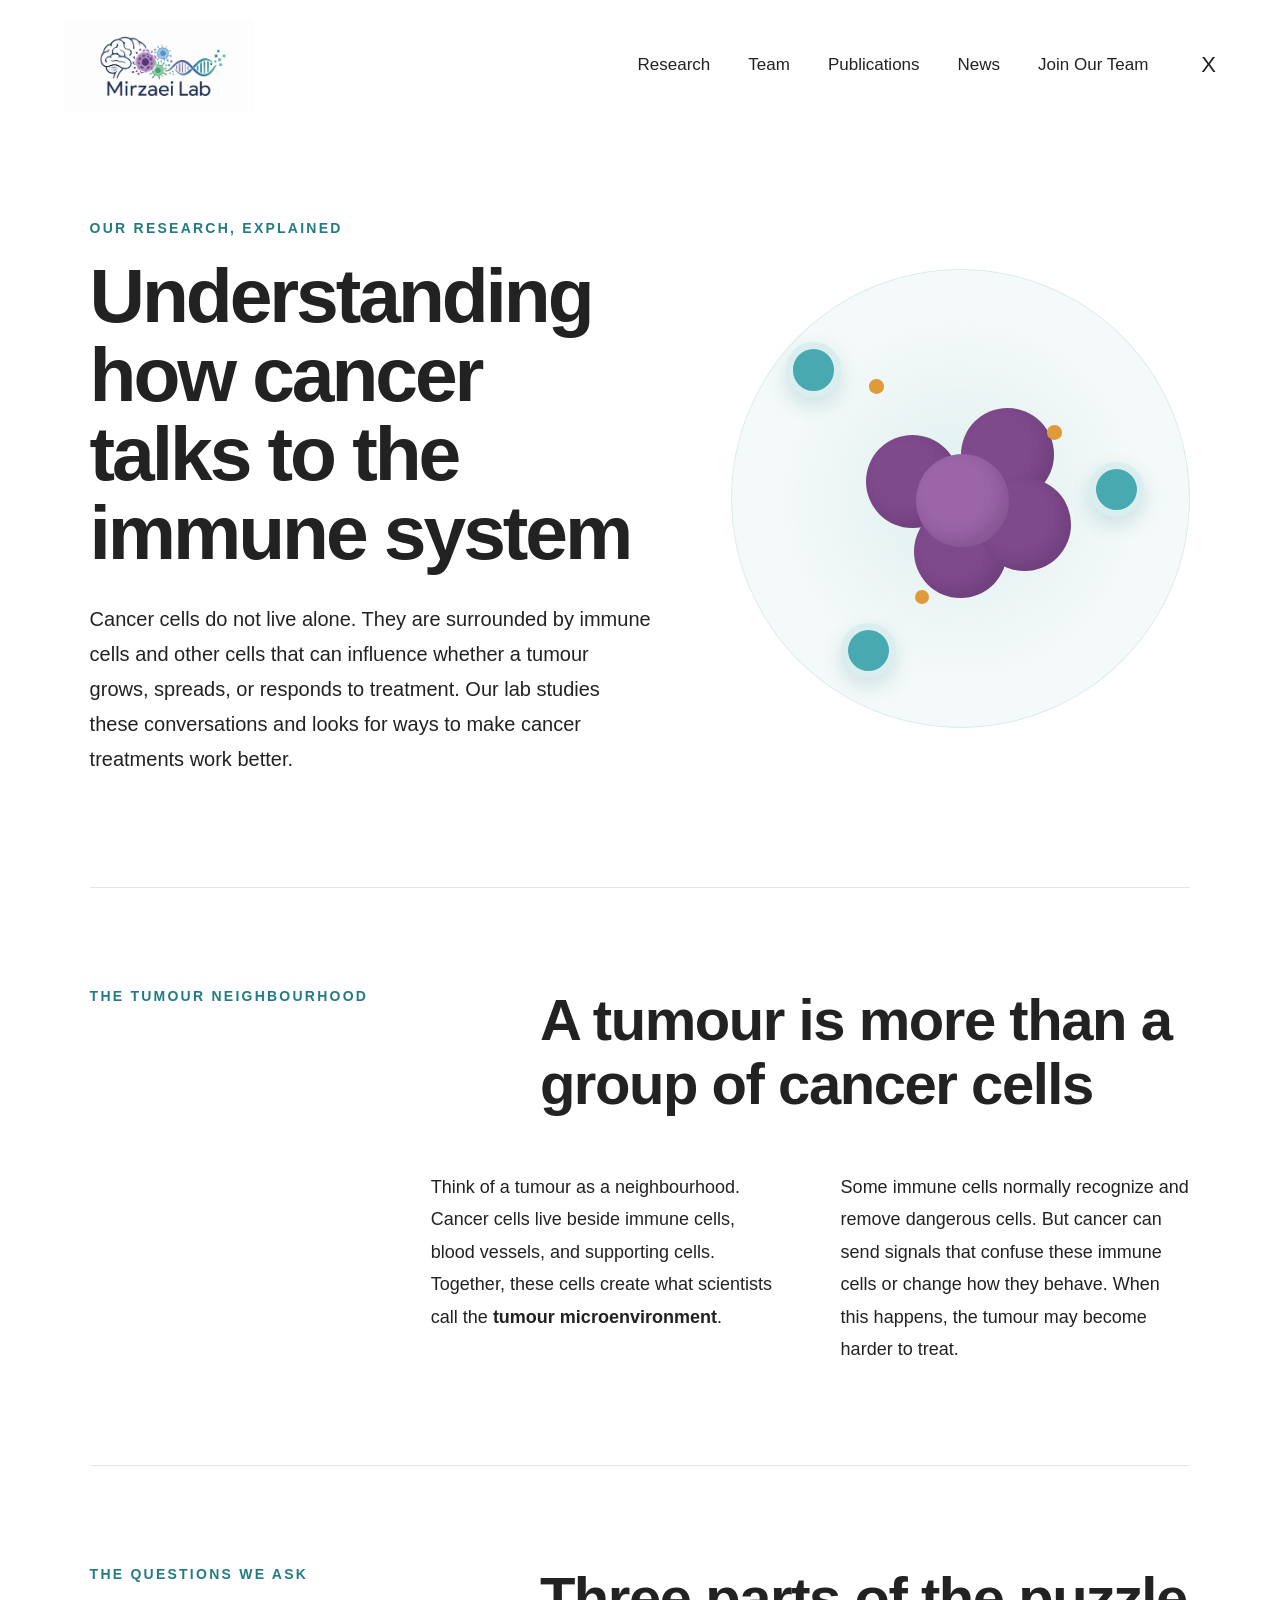
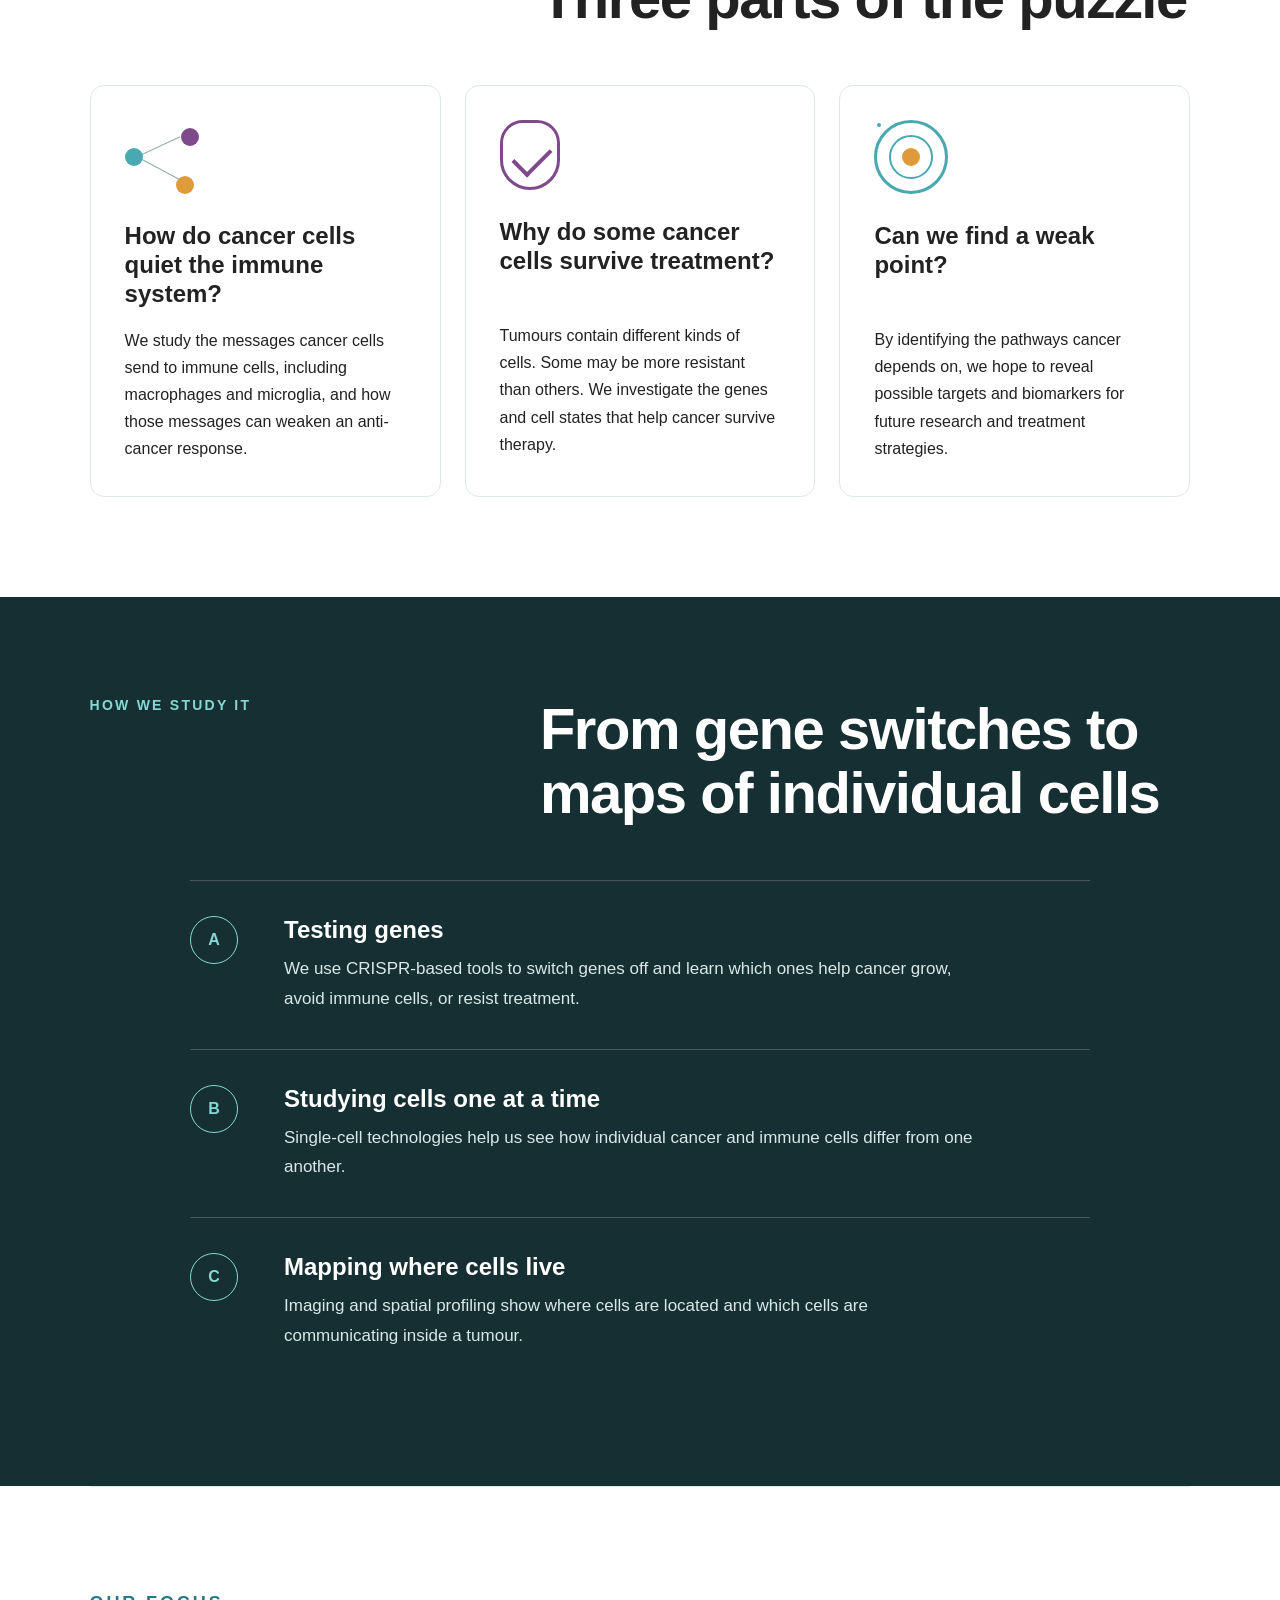
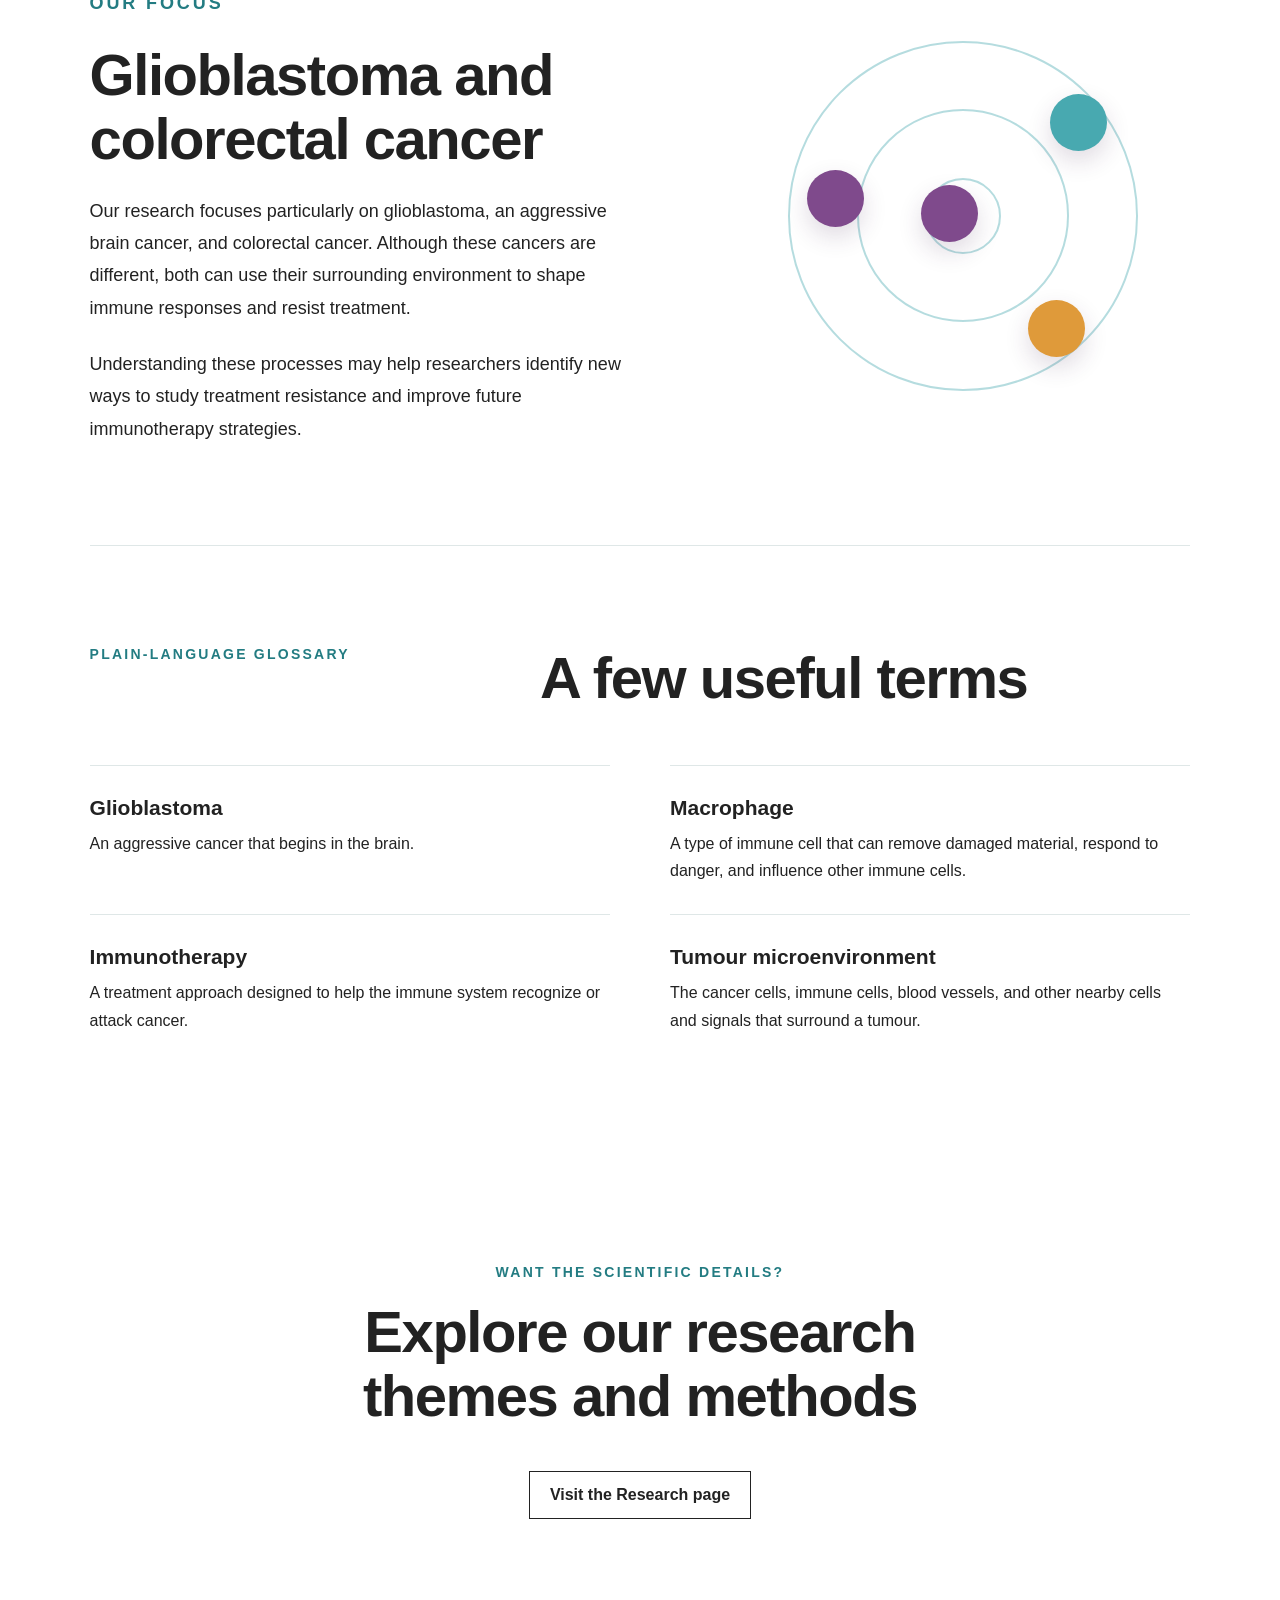
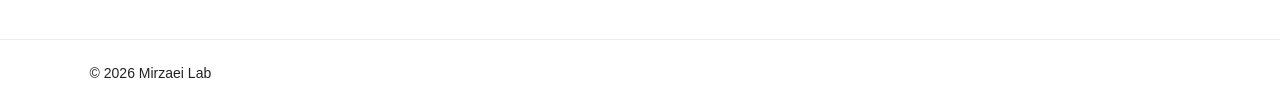
<file: research-explained/index.html>
<!DOCTYPE html>
<html lang="en">

<head>
    <meta charset="UTF-8">
    <meta name="viewport" content="width=device-width, initial-scale=1.0">

    <title>Our Research, Explained | Mirzaei Lab</title>
    <meta
        name="description"
        content="A plain-language introduction to cancer and immune-system research in the Mirzaei Lab."
    >

    <link rel="stylesheet" href="../style.css?v=11">
</head>

<body>

<header class="site-header">

    <a href="../index.html" class="lab-logo-link">
        <img src="../assets/lego.png" alt="Mirzaei Lab" class="lab-logo">
    </a>

    <nav>
        <a href="../research/index.html">Research</a>

        <div class="dropdown">
            <a href="../team/pi.html" class="dropbtn">Team</a>

            <div class="dropdown-content">
                <a href="../team/pi.html">Principal Investigator</a>
                <a href="../team/members.html">Current Lab Members</a>
                <a href="../team/alumni.html">Alumni</a>
            </div>
        </div>

        <a href="../publications/index.html">Publications</a>
        <a href="../news/index.html">News</a>
        <a href="../join/index.html">Join Our Team</a>

        <a
            href="https://x.com/RzMirzaei"
            target="_blank"
            rel="noopener noreferrer"
            class="x-link"
            aria-label="Mirzaei Lab on X"
        >
            X
        </a>
    </nav>

</header>


<main class="explained-page">

    <section class="explained-hero">

        <div class="explained-hero-text">
            <p class="explained-kicker">OUR RESEARCH, EXPLAINED</p>

            <h1>
                Understanding how cancer talks to the immune system
            </h1>

            <p class="explained-lead">
                Cancer cells do not live alone. They are surrounded by immune
                cells and other cells that can influence whether a tumour grows,
                spreads, or responds to treatment. Our lab studies these
                conversations and looks for ways to make cancer treatments
                work better.
            </p>
        </div>

        <div
            class="cell-scene"
            role="img"
            aria-label="Animated illustration of immune cells moving around a group of tumour cells"
        >
            <div class="tumour-cluster" aria-hidden="true">
                <span class="tumour-cell tumour-cell-one"></span>
                <span class="tumour-cell tumour-cell-two"></span>
                <span class="tumour-cell tumour-cell-three"></span>
                <span class="tumour-cell tumour-cell-four"></span>
                <span class="tumour-cell tumour-cell-five"></span>
            </div>

            <span class="immune-cell immune-cell-one" aria-hidden="true"></span>
            <span class="immune-cell immune-cell-two" aria-hidden="true"></span>
            <span class="immune-cell immune-cell-three" aria-hidden="true"></span>

            <span class="cell-signal cell-signal-one" aria-hidden="true"></span>
            <span class="cell-signal cell-signal-two" aria-hidden="true"></span>
            <span class="cell-signal cell-signal-three" aria-hidden="true"></span>
        </div>

    </section>


    <section class="explained-section explained-neighbourhood">

        <div class="explained-section-heading">
            <p class="explained-kicker">THE TUMOUR NEIGHBOURHOOD</p>
            <h2>A tumour is more than a group of cancer cells</h2>
        </div>

        <div class="explained-copy">
            <p>
                Think of a tumour as a neighbourhood. Cancer cells live beside
                immune cells, blood vessels, and supporting cells. Together,
                these cells create what scientists call the
                <strong>tumour microenvironment</strong>.
            </p>

            <p>
                Some immune cells normally recognize and remove dangerous
                cells. But cancer can send signals that confuse these immune
                cells or change how they behave. When this happens, the tumour
                may become harder to treat.
            </p>
        </div>

    </section>


    <section class="explained-section">

        <div class="explained-section-heading">
            <p class="explained-kicker">THE QUESTIONS WE ASK</p>
            <h2>Three parts of the puzzle</h2>
        </div>

        <div class="explained-question-grid">

            <article class="explained-question">
                <div class="question-icon question-icon-signals" aria-hidden="true">
                    <span></span>
                    <span></span>
                    <span></span>
                </div>

                <h3>How do cancer cells quiet the immune system?</h3>

                <p>
                    We study the messages cancer cells send to immune cells,
                    including macrophages and microglia, and how those messages
                    can weaken an anti-cancer response.
                </p>
            </article>

            <article class="explained-question">
                <div class="question-icon question-icon-shield" aria-hidden="true"></div>

                <h3>Why do some cancer cells survive treatment?</h3>

                <p>
                    Tumours contain different kinds of cells. Some may be more
                    resistant than others. We investigate the genes and cell
                    states that help cancer survive therapy.
                </p>
            </article>

            <article class="explained-question">
                <div class="question-icon question-icon-target" aria-hidden="true">
                    <span></span>
                </div>

                <h3>Can we find a weak point?</h3>

                <p>
                    By identifying the pathways cancer depends on, we hope to
                    reveal possible targets and biomarkers for future research
                    and treatment strategies.
                </p>
            </article>

        </div>

    </section>


    <section class="explained-section explained-methods">

        <div class="explained-section-heading">
            <p class="explained-kicker">HOW WE STUDY IT</p>
            <h2>From gene switches to maps of individual cells</h2>
        </div>

        <div class="explained-method-list">

            <article>
                <span class="method-marker">A</span>

                <div>
                    <h3>Testing genes</h3>

                    <p>
                        We use CRISPR-based tools to switch genes off and learn
                        which ones help cancer grow, avoid immune cells, or
                        resist treatment.
                    </p>
                </div>
            </article>

            <article>
                <span class="method-marker">B</span>

                <div>
                    <h3>Studying cells one at a time</h3>

                    <p>
                        Single-cell technologies help us see how individual
                        cancer and immune cells differ from one another.
                    </p>
                </div>
            </article>

            <article>
                <span class="method-marker">C</span>

                <div>
                    <h3>Mapping where cells live</h3>

                    <p>
                        Imaging and spatial profiling show where cells are
                        located and which cells are communicating inside a
                        tumour.
                    </p>
                </div>
            </article>

        </div>

    </section>


    <section class="explained-section explained-focus">

        <div class="explained-focus-text">
            <p class="explained-kicker">OUR FOCUS</p>

            <h2>Glioblastoma and colorectal cancer</h2>

            <p>
                Our research focuses particularly on glioblastoma, an aggressive
                brain cancer, and colorectal cancer. Although these cancers are
                different, both can use their surrounding environment to shape
                immune responses and resist treatment.
            </p>

            <p>
                Understanding these processes may help researchers identify new
                ways to study treatment resistance and improve future
                immunotherapy strategies.
            </p>
        </div>

        <div class="focus-illustration" aria-hidden="true">
            <span class="focus-ring focus-ring-one"></span>
            <span class="focus-ring focus-ring-two"></span>
            <span class="focus-ring focus-ring-three"></span>
            <span class="focus-dot focus-dot-one"></span>
            <span class="focus-dot focus-dot-two"></span>
            <span class="focus-dot focus-dot-three"></span>
            <span class="focus-dot focus-dot-four"></span>
        </div>

    </section>


    <section class="explained-section">

        <div class="explained-section-heading">
            <p class="explained-kicker">PLAIN-LANGUAGE GLOSSARY</p>
            <h2>A few useful terms</h2>
        </div>

        <dl class="explained-glossary">

            <div>
                <dt>Glioblastoma</dt>
                <dd>
                    An aggressive cancer that begins in the brain.
                </dd>
            </div>

            <div>
                <dt>Macrophage</dt>
                <dd>
                    A type of immune cell that can remove damaged material,
                    respond to danger, and influence other immune cells.
                </dd>
            </div>

            <div>
                <dt>Immunotherapy</dt>
                <dd>
                    A treatment approach designed to help the immune system
                    recognize or attack cancer.
                </dd>
            </div>

            <div>
                <dt>Tumour microenvironment</dt>
                <dd>
                    The cancer cells, immune cells, blood vessels, and other
                    nearby cells and signals that surround a tumour.
                </dd>
            </div>

        </dl>

    </section>


    <section class="explained-next">

        <p class="explained-kicker">WANT THE SCIENTIFIC DETAILS?</p>

        <h2>Explore our research themes and methods</h2>

        <a class="explained-button" href="../research/index.html">
            Visit the Research page
        </a>

    </section>

</main>


<footer>
    <p>&copy; 2026 Mirzaei Lab</p>
</footer>

<script src="/navigation.js?v=1" defer></script>

</body>

</html>
</file>
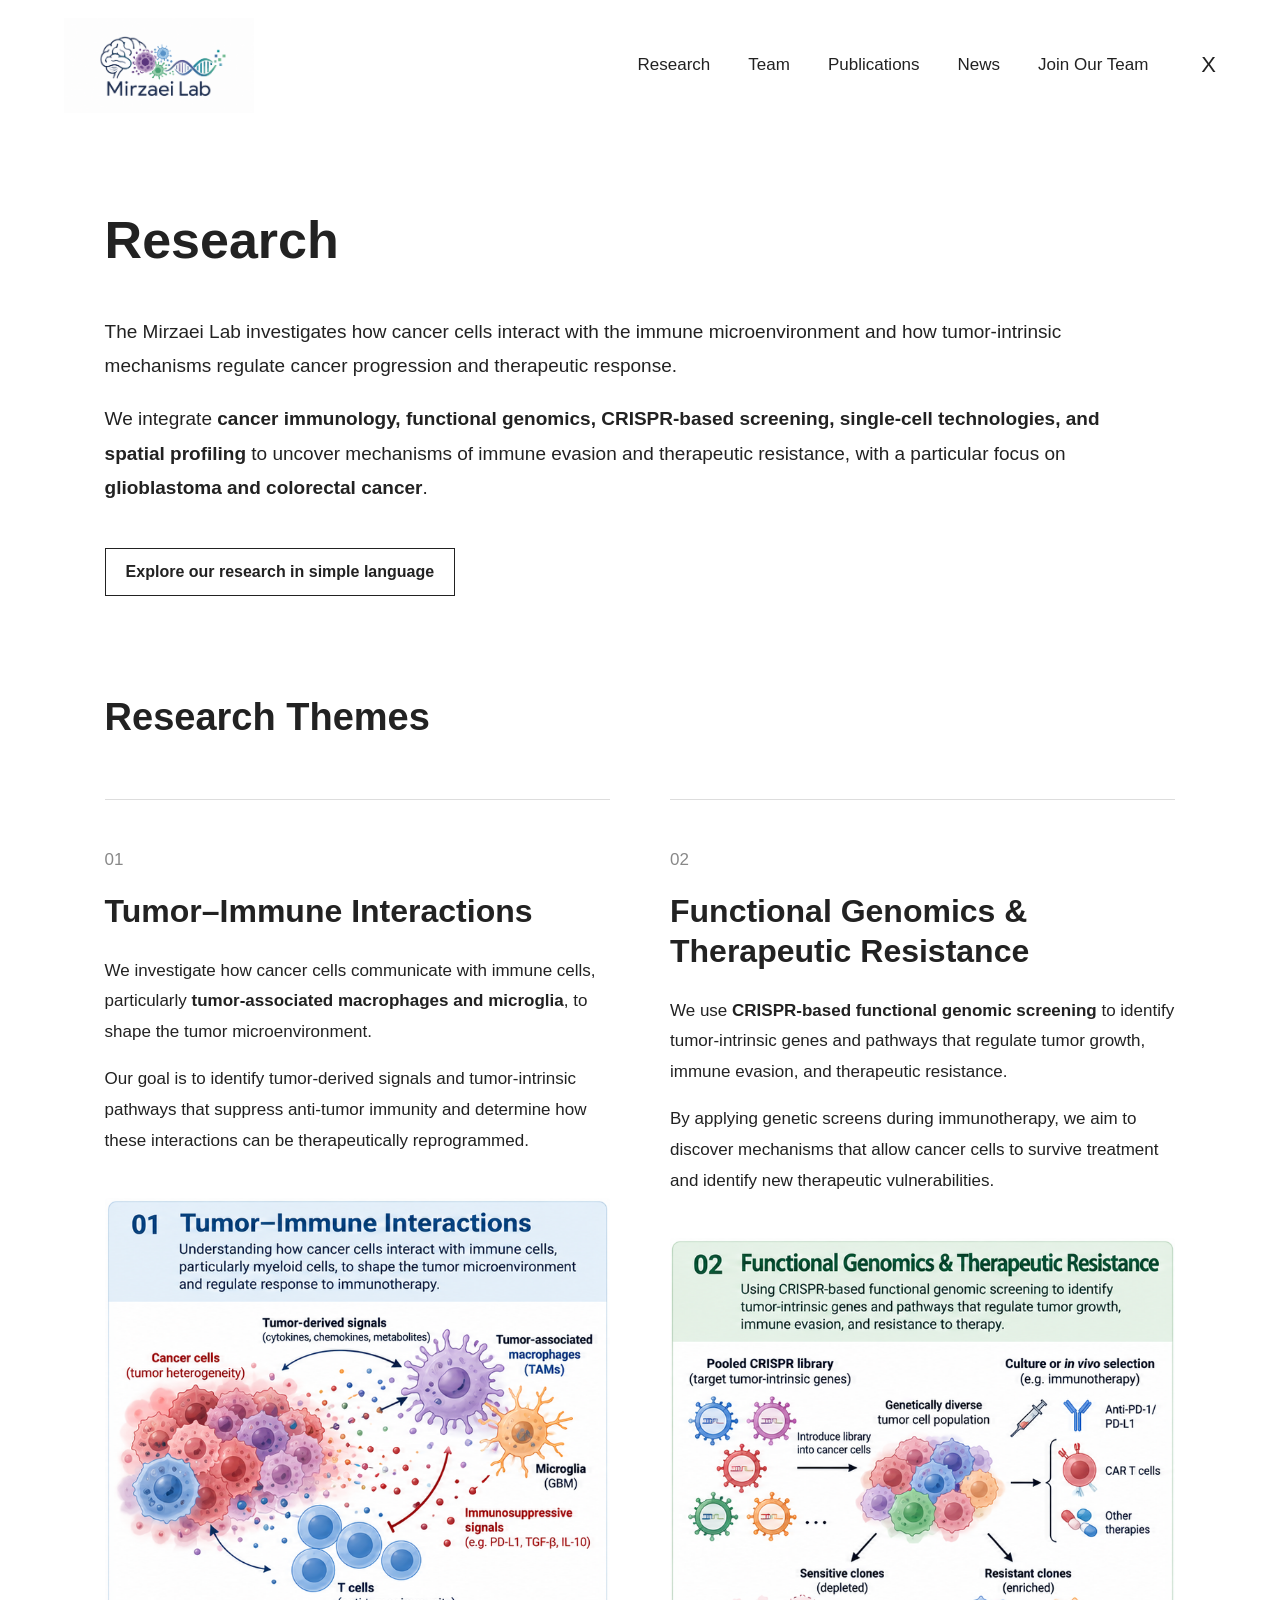
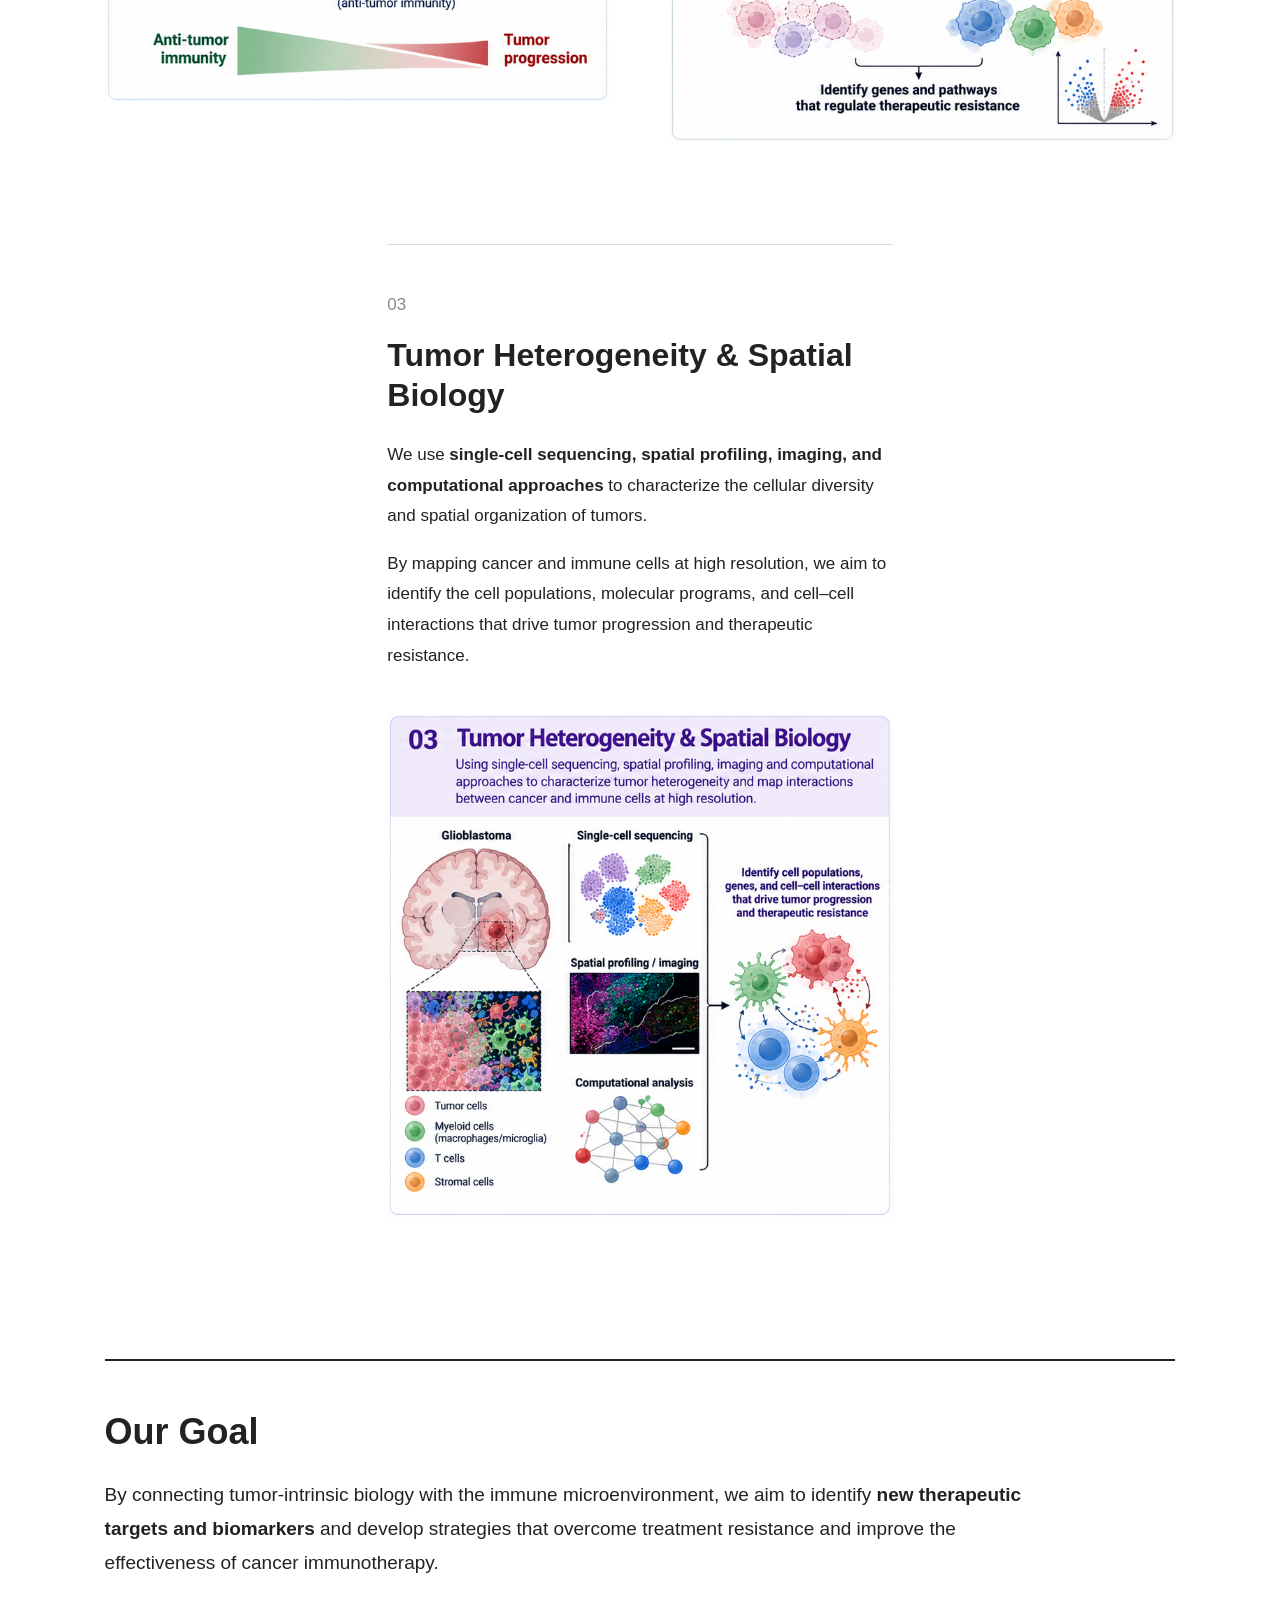
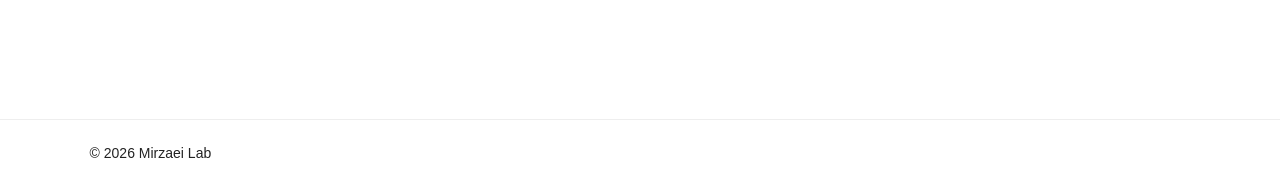
<file: research/index.html>
<!DOCTYPE html>
<html lang="en">

<head>
    <meta charset="UTF-8">
    <meta name="viewport" content="width=device-width, initial-scale=1.0">

    <title>Research | Mirzaei Lab</title>

    <link rel="stylesheet" href="../style.css?v=11">
</head>

<body>

<header class="site-header">

    <a href="../index.html" class="lab-logo-link">
        <img
            src="../assets/lego.png"
            alt="Mirzaei Lab"
            class="lab-logo"
        >
    </a>

    <nav>

        <a href="../research/index.html">
            Research
        </a>

        <div class="dropdown">

            <a href="../team/pi.html" class="dropbtn">
                Team
            </a>

            <div class="dropdown-content">

                <a href="../team/pi.html">
                    Principal Investigator
                </a>

                <a href="../team/members.html">
                    Current Lab Members
                </a>

                <a href="../team/alumni.html">
                    Alumni
                </a>

            </div>

        </div>

        <a href="../publications/index.html">
            Publications
        </a>

        <a href="../news/index.html">
            News
        </a>

        <a href="../join/index.html">
            Join Our Team
        </a>

        <a
            href="https://x.com/RzMirzaei"
            target="_blank"
            rel="noopener noreferrer"
            class="x-link"
            aria-label="Mirzaei Lab on X"
        >
            X
        </a>

    </nav>

</header>


<main class="research-page">

    <section class="research-intro">

        <h1>Research</h1>

        <p>
            The Mirzaei Lab investigates how cancer cells interact with
            the immune microenvironment and how tumor-intrinsic mechanisms
            regulate cancer progression and therapeutic response.
        </p>

        <p>
            We integrate <strong>cancer immunology, functional genomics,
            CRISPR-based screening, single-cell technologies, and spatial
            profiling</strong> to uncover mechanisms of immune evasion and
            therapeutic resistance, with a particular focus on
            <strong>glioblastoma and colorectal cancer</strong>.
        </p>

        <a class="research-explained-link" href="../research-explained/index.html">
            Explore our research in simple language
        </a>

    </section>


    <section class="research-themes">

        <h2 class="research-section-title">
            Research Themes
        </h2>


        <article class="research-theme-row">

            <div class="research-theme-text">

                <p class="research-number">
                    01
                </p>

                <h2>
                    Tumor&ndash;Immune Interactions
                </h2>

                <p>
                    We investigate how cancer cells communicate with
                    immune cells, particularly
                    <strong>tumor-associated macrophages and microglia</strong>,
                    to shape the tumor microenvironment.
                </p>

                <p>
                    Our goal is to identify tumor-derived signals and
                    tumor-intrinsic pathways that suppress anti-tumor
                    immunity and determine how these interactions can
                    be therapeutically reprogrammed.
                </p>

            </div>

            <div class="research-theme-image">

                <img
                    src="../assets/research1.png"
                    alt="Tumor-immune interactions schematic"
                >

            </div>

        </article>


        <article class="research-theme-row">

            <div class="research-theme-text">

                <p class="research-number">
                    02
                </p>

                <h2>
                    Functional Genomics &amp; Therapeutic Resistance
                </h2>

                <p>
                    We use <strong>CRISPR-based functional genomic
                    screening</strong> to identify tumor-intrinsic genes
                    and pathways that regulate tumor growth, immune
                    evasion, and therapeutic resistance.
                </p>

                <p>
                    By applying genetic screens during immunotherapy,
                    we aim to discover mechanisms that allow cancer
                    cells to survive treatment and identify new
                    therapeutic vulnerabilities.
                </p>

            </div>

            <div class="research-theme-image">

                <img
                    src="../assets/research2.png"
                    alt="Functional genomics and therapeutic resistance schematic"
                >

            </div>

        </article>


        <article class="research-theme-row">

            <div class="research-theme-text">

                <p class="research-number">
                    03
                </p>

                <h2>
                    Tumor Heterogeneity &amp; Spatial Biology
                </h2>

                <p>
                    We use <strong>single-cell sequencing, spatial
                    profiling, imaging, and computational approaches</strong>
                    to characterize the cellular diversity and spatial
                    organization of tumors.
                </p>

                <p>
                    By mapping cancer and immune cells at high resolution,
                    we aim to identify the cell populations, molecular
                    programs, and cell&ndash;cell interactions that drive
                    tumor progression and therapeutic resistance.
                </p>

            </div>

            <div class="research-theme-image">

                <img
                    src="../assets/research3.png"
                    alt="Tumor heterogeneity and spatial biology schematic"
                >

            </div>

        </article>

    </section>


    <section class="research-goal">

        <h2>
            Our Goal
        </h2>

        <p>
            By connecting tumor-intrinsic biology with the immune
            microenvironment, we aim to identify
            <strong>new therapeutic targets and biomarkers</strong>
            and develop strategies that overcome treatment resistance
            and improve the effectiveness of cancer immunotherapy.
        </p>

    </section>

</main>


<footer>

    <p>
        © 2026 Mirzaei Lab
    </p>

</footer>


<script src="/navigation.js?v=1" defer></script>

</body>

</html>
</file>
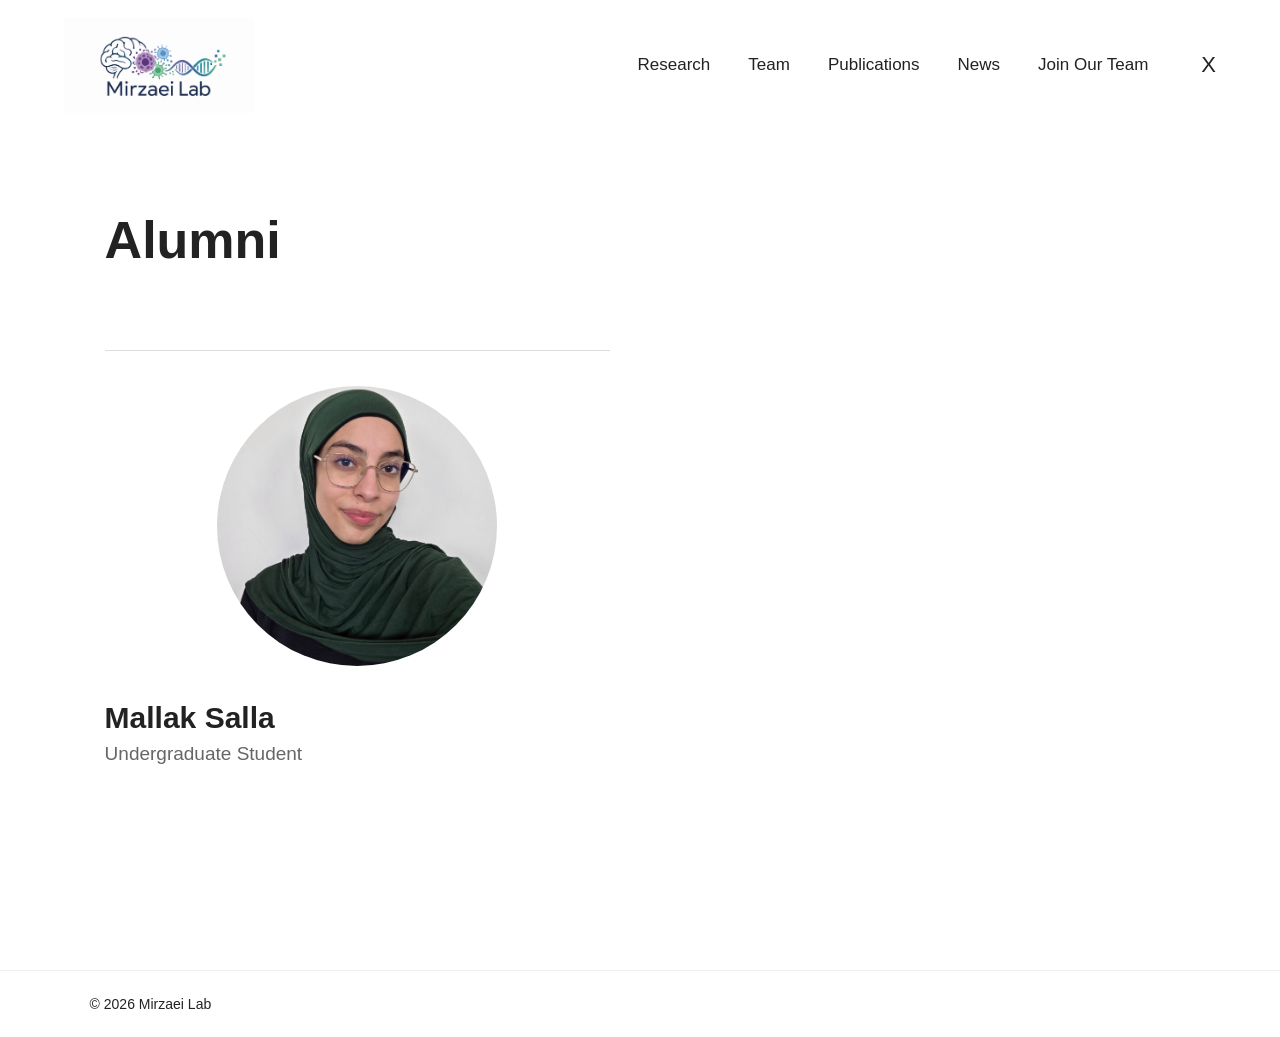
<file: team/alumni.html>
<!DOCTYPE html>
<html lang="en">

<head>
    <meta charset="UTF-8">
    <meta name="viewport" content="width=device-width, initial-scale=1.0">
    <title>Alumni | Mirzaei Lab</title>
    <link rel="stylesheet" href="../style.css">
</head>

<body>

<header class="site-header">

    <a href="../index.html" class="lab-logo-link">
        <img src="../assets/lego.png"
             alt="Mirzaei Lab"
             class="lab-logo">
    </a>

    <nav>

        <a href="../research/index.html">Research</a>

        <div class="dropdown">

            <a href="pi.html" class="dropbtn">Team</a>

            <div class="dropdown-content">

                <a href="pi.html">
                    Principal Investigator
                </a>

                <a href="members.html">
                    Current Lab Members
                </a>

                <a href="alumni.html">
                    Alumni
                </a>

            </div>

        </div>

        <a href="../publications/index.html">
            Publications
        </a>

        <a href="../news/index.html">
            News
        </a>

        <a href="../join/index.html">
            Join Our Team
        </a>

        <a href="https://x.com/RzMirzaei"
           target="_blank"
           rel="noopener noreferrer"
           class="x-link"
           aria-label="Mirzaei Lab on X">
            X
        </a>

    </nav>

</header>


<main class="team-page">

    <h1 class="page-title">Alumni</h1>

    <section class="team-category">

        <div class="person-profile">

            <img src="../assets/Mallak.jpg"
                 alt="Mallak Salla"
                 class="profile-photo">

            <div class="person-info">

                <h2>Mallak Salla</h2>

                <h3>Undergraduate Student</h3>

            </div>

        </div>

    </section>

</main>


<footer>
    <p>© 2026 Mirzaei Lab</p>
</footer>

    <script src="/navigation.js?v=1" defer></script>
</body>
</html>
</file>
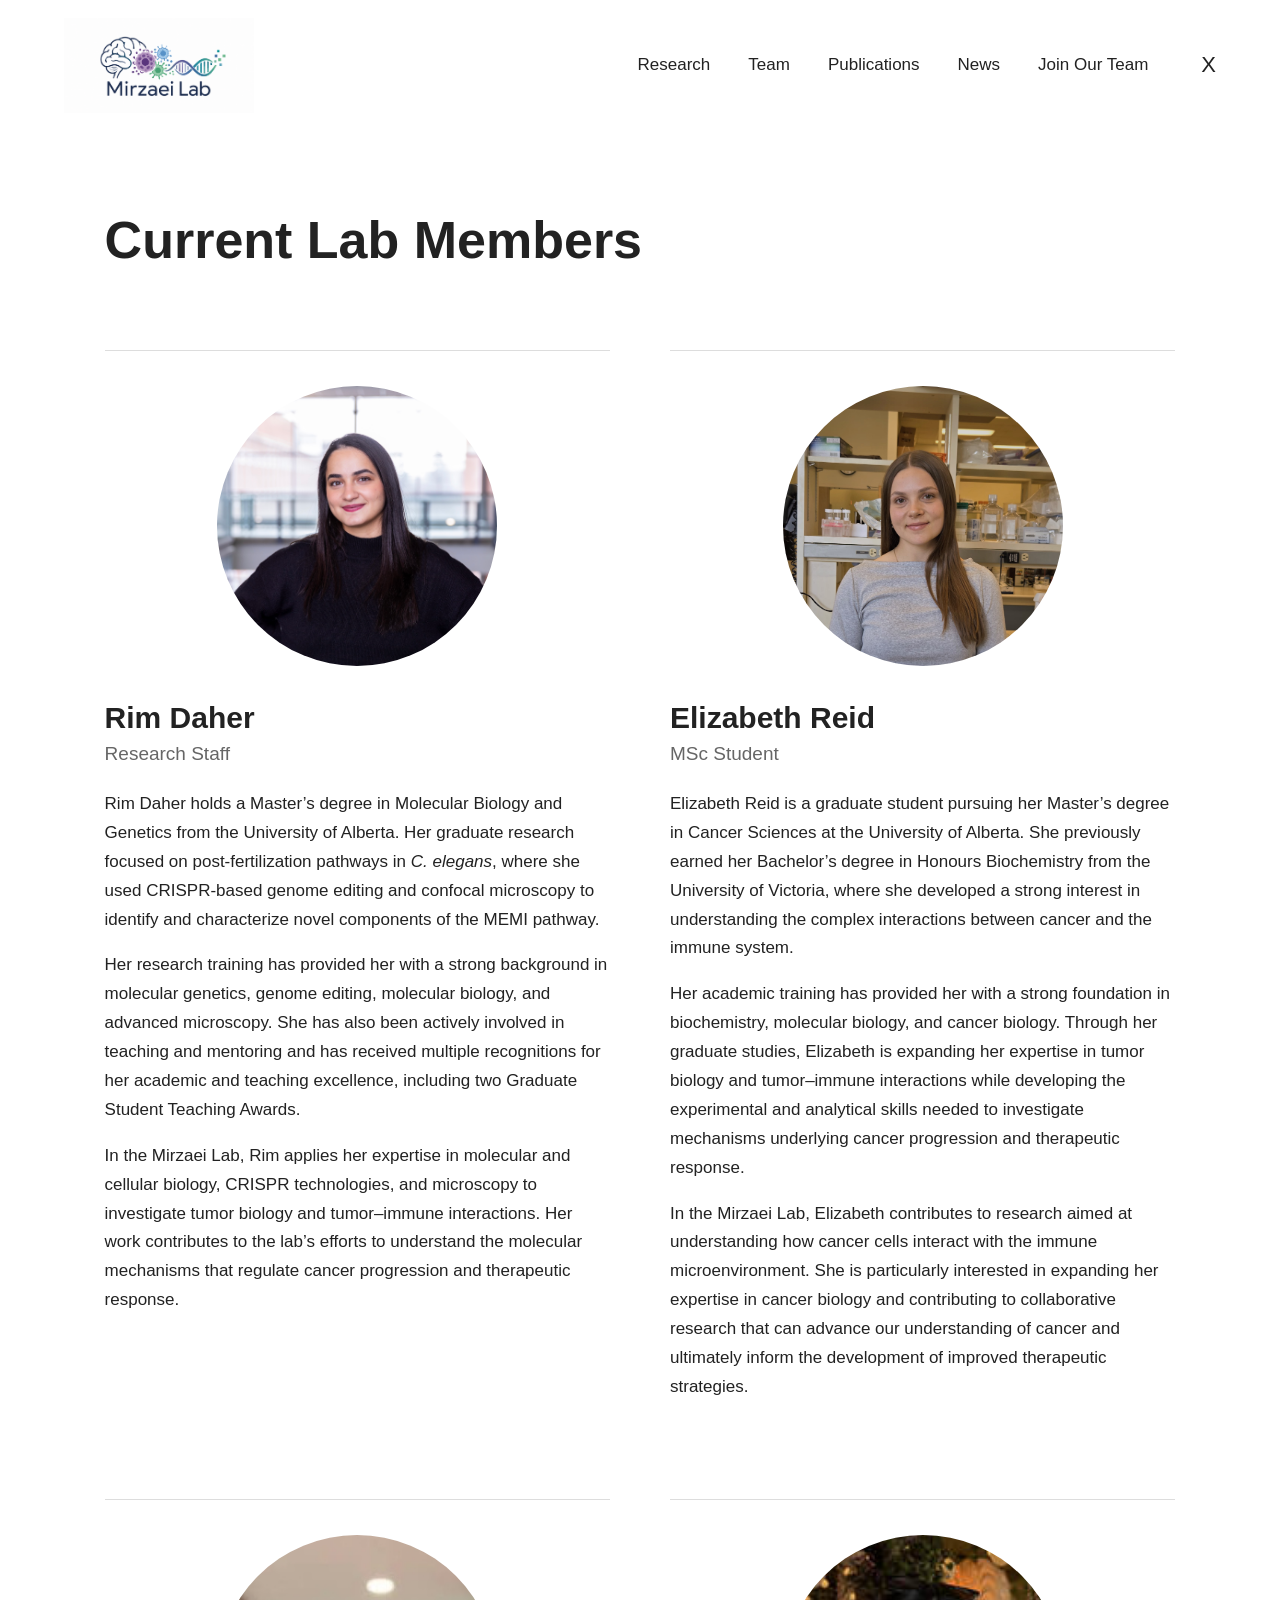
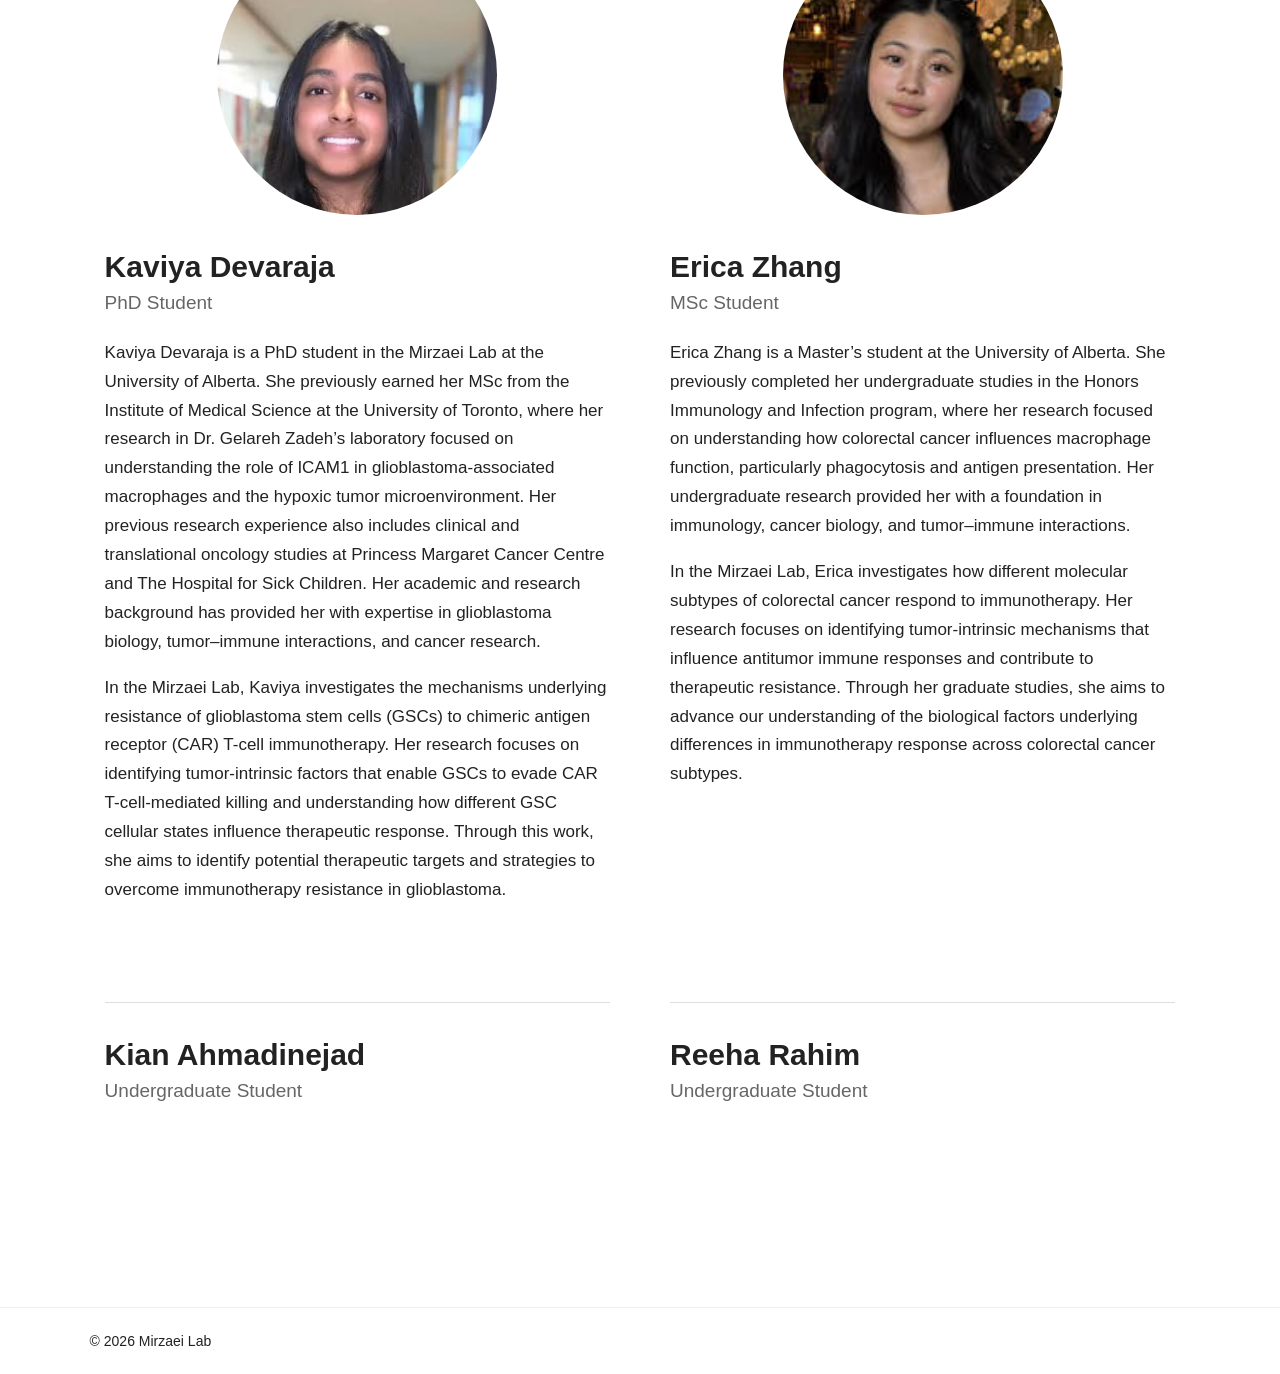
<file: team/members.html>
<!DOCTYPE html>
<html lang="en">

<head>
    <meta charset="UTF-8">
    <meta name="viewport" content="width=device-width, initial-scale=1.0">

    <title>Current Lab Members | Mirzaei Lab</title>

    <link rel="stylesheet" href="../style.css?v=10">
</head>

<body>

<!-- =========================================
     HEADER
     ========================================= -->

<header class="site-header">

    <a href="../index.html" class="lab-logo-link">
        <img
            src="../assets/lego.png"
            alt="Mirzaei Lab"
            class="lab-logo"
        >
    </a>

    <nav>

        <a href="../research/index.html">
            Research
        </a>

        <!-- TEAM DROPDOWN -->

        <div class="dropdown">

            <a href="pi.html" class="dropbtn">
                Team
            </a>

            <div class="dropdown-content">

                <a href="pi.html">
                    Principal Investigator
                </a>

                <a href="members.html">
                    Current Lab Members
                </a>

                <a href="alumni.html">
                    Alumni
                </a>

            </div>

        </div>

        <a href="../publications/index.html">
            Publications
        </a>

        <a href="../news/index.html">
            News
        </a>

        <a href="../join/index.html">
            Join Our Team
        </a>

        <a
            href="https://x.com/RzMirzaei"
            target="_blank"
            rel="noopener noreferrer"
            class="x-link"
            aria-label="Mirzaei Lab on X"
        >
            X
        </a>

    </nav>

</header>


<!-- =========================================
     CURRENT LAB MEMBERS
     ========================================= -->

<main class="team-page">

    <h1 class="page-title">
        Current Lab Members
    </h1>

    <section class="team-category">


        <!-- =========================================
             ROW 1 — RIM DAHER
             ========================================= -->

        <article class="person-profile">

            <img
                src="../assets/Rim.jpg"
                alt="Rim Daher"
                class="profile-photo"
                loading="lazy"
            >

            <div class="person-info">

                <h2>Rim Daher</h2>

                <h3>Research Staff</h3>

                <p>
                    Rim Daher holds a Master&rsquo;s degree in Molecular Biology
                    and Genetics from the University of Alberta. Her graduate
                    research focused on post-fertilization pathways in
                    <em>C. elegans</em>, where she used CRISPR-based genome
                    editing and confocal microscopy to identify and characterize
                    novel components of the MEMI pathway.
                </p>

                <p>
                    Her research training has provided her with a strong
                    background in molecular genetics, genome editing, molecular
                    biology, and advanced microscopy. She has also been actively
                    involved in teaching and mentoring and has received multiple
                    recognitions for her academic and teaching excellence,
                    including two Graduate Student Teaching Awards.
                </p>

                <p>
                    In the Mirzaei Lab, Rim applies her expertise in molecular
                    and cellular biology, CRISPR technologies, and microscopy
                    to investigate tumor biology and tumor&ndash;immune
                    interactions. Her work contributes to the lab&rsquo;s efforts
                    to understand the molecular mechanisms that regulate cancer
                    progression and therapeutic response.
                </p>

            </div>

        </article>


        <!-- =========================================
             ROW 1 — ELIZABETH REID
             ========================================= -->

        <article class="person-profile">

            <img
                src="../assets/Elizabeth.JPG"
                alt="Elizabeth Reid"
                class="profile-photo"
                loading="lazy"
            >

            <div class="person-info">

                <h2>Elizabeth Reid</h2>

                <h3>MSc Student</h3>

                <p>
                    Elizabeth Reid is a graduate student pursuing her
                    Master&rsquo;s degree in Cancer Sciences at the University
                    of Alberta. She previously earned her Bachelor&rsquo;s degree
                    in Honours Biochemistry from the University of Victoria,
                    where she developed a strong interest in understanding the
                    complex interactions between cancer and the immune system.
                </p>

                <p>
                    Her academic training has provided her with a strong
                    foundation in biochemistry, molecular biology, and cancer
                    biology. Through her graduate studies, Elizabeth is expanding
                    her expertise in tumor biology and tumor&ndash;immune
                    interactions while developing the experimental and analytical
                    skills needed to investigate mechanisms underlying cancer
                    progression and therapeutic response.
                </p>

                <p>
                    In the Mirzaei Lab, Elizabeth contributes to research aimed
                    at understanding how cancer cells interact with the immune
                    microenvironment. She is particularly interested in expanding
                    her expertise in cancer biology and contributing to
                    collaborative research that can advance our understanding
                    of cancer and ultimately inform the development of improved
                    therapeutic strategies.
                </p>

            </div>

        </article>


        <!-- =========================================
             ROW 2 — KAVIYA DEVARAJA
             ========================================= -->

        <article class="person-profile">

            <img
                src="../assets/Kaviya.jpeg"
                alt="Kaviya Devaraja"
                class="profile-photo"
                loading="lazy"
            >

            <div class="person-info">

                <h2>Kaviya Devaraja</h2>

                <h3>PhD Student</h3>

                <p>
                    Kaviya Devaraja is a PhD student in the Mirzaei Lab at
                    the University of Alberta. She previously earned her
                    MSc from the Institute of Medical Science at the
                    University of Toronto, where her research in
                    Dr. Gelareh Zadeh&rsquo;s laboratory focused on
                    understanding the role of ICAM1 in glioblastoma-associated
                    macrophages and the hypoxic tumor microenvironment.
                    Her previous research experience also includes clinical
                    and translational oncology studies at Princess Margaret
                    Cancer Centre and The Hospital for Sick Children.
                    Her academic and research background has provided her
                    with expertise in glioblastoma biology, tumor&ndash;immune
                    interactions, and cancer research.
                </p>

                <p>
                    In the Mirzaei Lab, Kaviya investigates the mechanisms
                    underlying resistance of glioblastoma stem cells (GSCs)
                    to chimeric antigen receptor (CAR) T-cell immunotherapy.
                    Her research focuses on identifying tumor-intrinsic
                    factors that enable GSCs to evade CAR T-cell-mediated
                    killing and understanding how different GSC cellular
                    states influence therapeutic response. Through this
                    work, she aims to identify potential therapeutic targets
                    and strategies to overcome immunotherapy resistance
                    in glioblastoma.
                </p>

            </div>

        </article>


        <!-- =========================================
             ROW 2 — ERICA ZHANG
             ========================================= -->

        <article class="person-profile">

            <img
                src="../Erica.jpg"
                alt="Erica Zhang"
                class="profile-photo"
                loading="lazy"
            >

            <div class="person-info">

                <h2>Erica Zhang</h2>

                <h3>MSc Student</h3>

                <p>
                    Erica Zhang is a Master&rsquo;s student at the University
                    of Alberta. She previously completed her undergraduate
                    studies in the Honors Immunology and Infection program,
                    where her research focused on understanding how colorectal
                    cancer influences macrophage function, particularly
                    phagocytosis and antigen presentation. Her undergraduate
                    research provided her with a foundation in immunology,
                    cancer biology, and tumor&ndash;immune interactions.
                </p>

                <p>
                    In the Mirzaei Lab, Erica investigates how different
                    molecular subtypes of colorectal cancer respond to
                    immunotherapy. Her research focuses on identifying
                    tumor-intrinsic mechanisms that influence antitumor
                    immune responses and contribute to therapeutic resistance.
                    Through her graduate studies, she aims to advance our
                    understanding of the biological factors underlying
                    differences in immunotherapy response across colorectal
                    cancer subtypes.
                </p>

            </div>

        </article>


        <!-- =========================================
             ROW 3 — KIAN AHMADINEJAD
             ========================================= -->

        <article class="person-profile person-profile-no-photo">

            <div class="person-info">

                <h2>Kian Ahmadinejad</h2>

                <h3>Undergraduate Student</h3>

            </div>

        </article>


        <!-- =========================================
             ROW 3 — REEHA RAHIM
             ========================================= -->

        <article class="person-profile person-profile-no-photo">

            <div class="person-info">

                <h2>Reeha Rahim</h2>

                <h3>Undergraduate Student</h3>

            </div>

        </article>

    </section>

</main>


<!-- =========================================
     FOOTER
     ========================================= -->

<footer>

    <p>
        &copy; 2026 Mirzaei Lab
    </p>

</footer>

<script src="/navigation.js?v=1" defer></script>

</body>

</html>
</file>
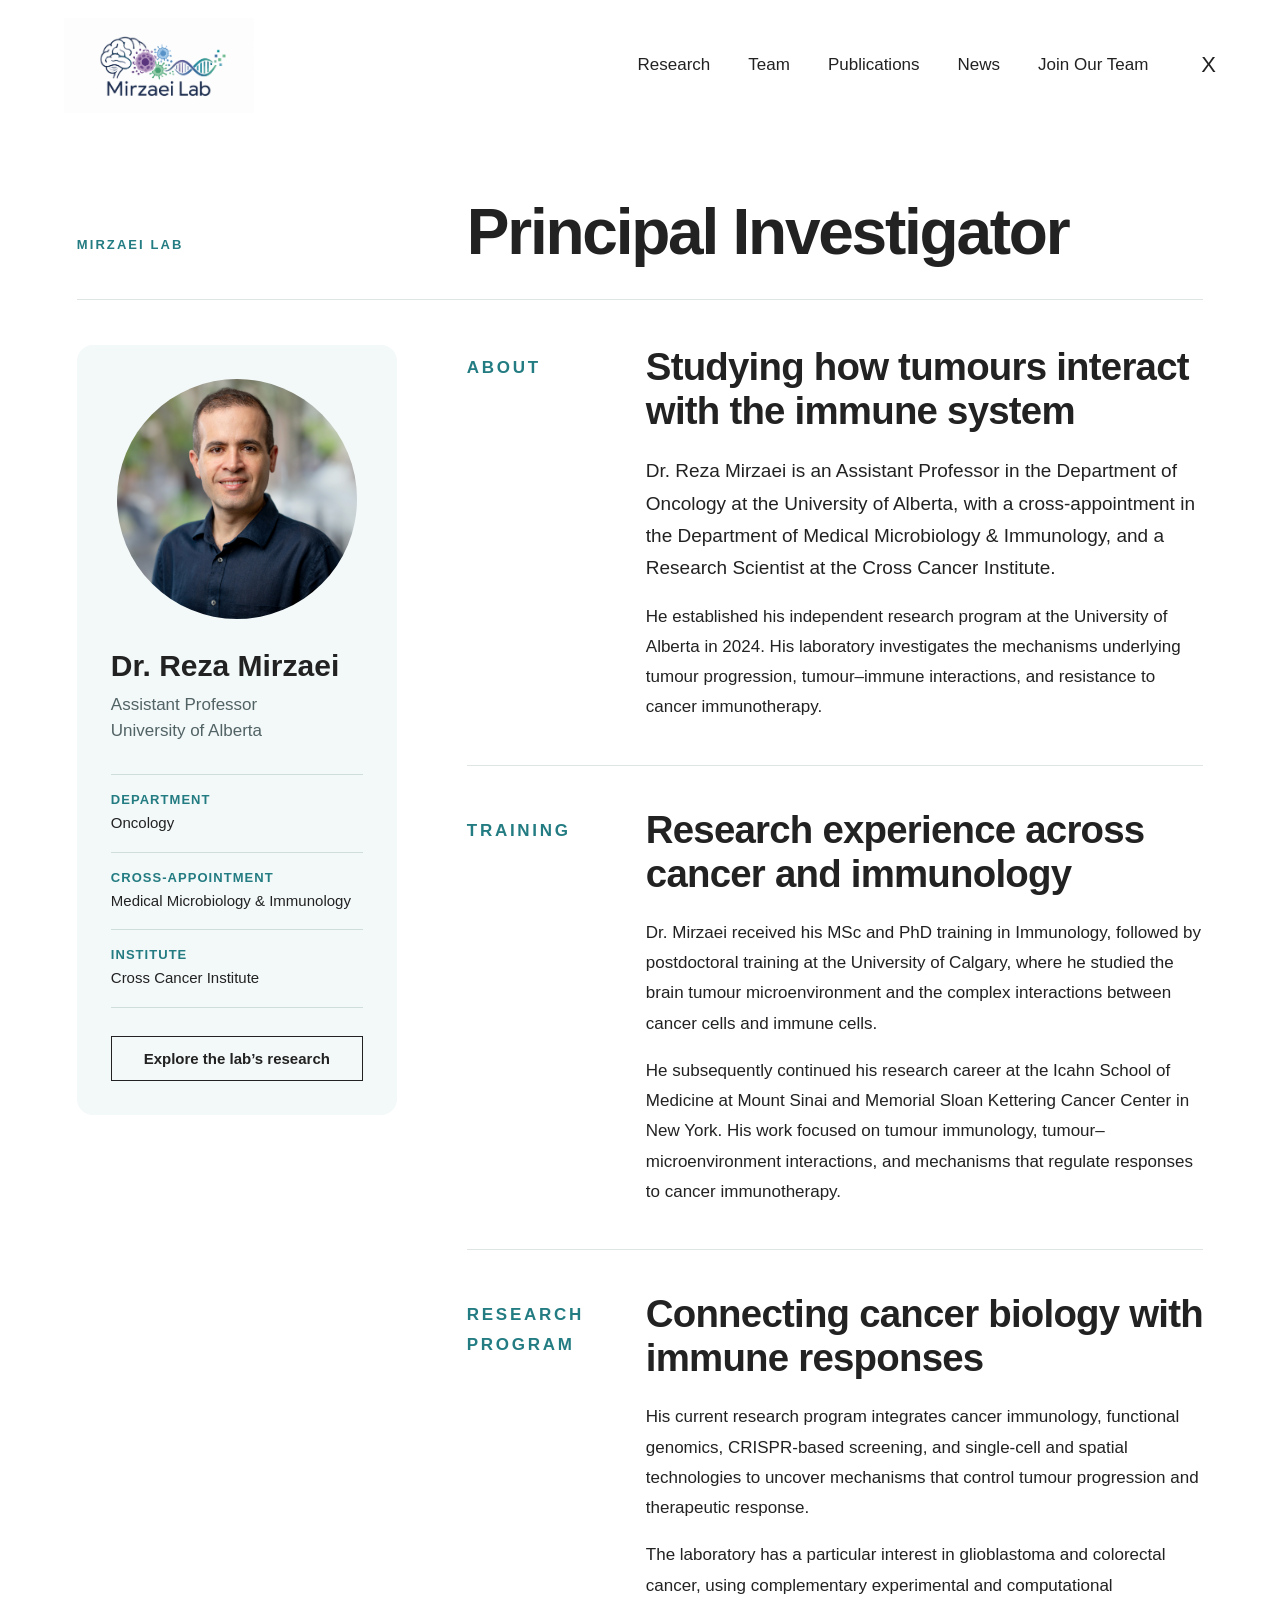
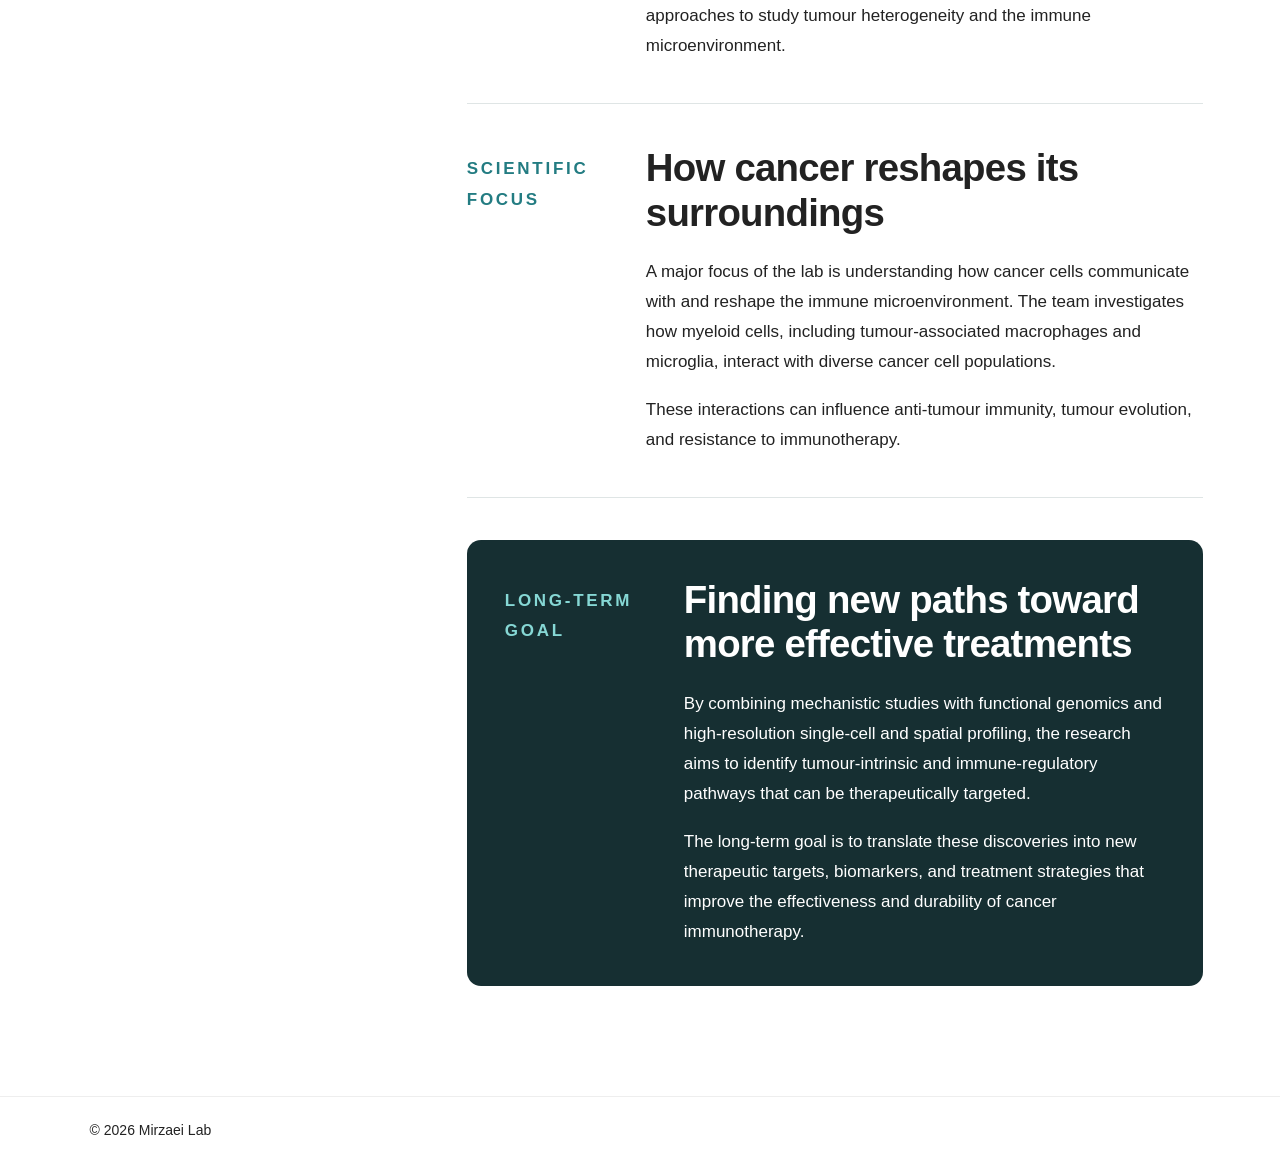
<file: team/pi.html>
<!DOCTYPE html>
<html lang="en">

<head>
    <meta charset="UTF-8">
    <meta name="viewport" content="width=device-width, initial-scale=1.0">

    <title>Principal Investigator | Mirzaei Lab</title>

    <link rel="stylesheet" href="../style.css?v=12">
</head>

<body>

<header class="site-header">

    <a href="../index.html" class="lab-logo-link">
        <img src="../assets/lego.png" alt="Mirzaei Lab" class="lab-logo">
    </a>

    <nav>
        <a href="../research/index.html">Research</a>

        <div class="dropdown">
            <a href="pi.html" class="dropbtn">Team</a>

            <div class="dropdown-content">
                <a href="pi.html">Principal Investigator</a>
                <a href="members.html">Current Lab Members</a>
                <a href="alumni.html">Alumni</a>
            </div>
        </div>

        <a href="../publications/index.html">Publications</a>
        <a href="../news/index.html">News</a>
        <a href="../join/index.html">Join Our Team</a>

        <a
            href="https://x.com/RzMirzaei"
            target="_blank"
            rel="noopener noreferrer"
            class="x-link"
            aria-label="Mirzaei Lab on X"
        >
            X
        </a>
    </nav>

</header>


<main class="pi-page">

    <header class="pi-page-header">
        <p class="pi-eyebrow">MIRZAEI LAB</p>
        <h1>Principal Investigator</h1>
    </header>


    <section class="pi-layout">

        <aside class="pi-summary">

            <img
                src="../assets/Reza.jpg"
                alt="Dr. Reza Mirzaei"
                class="pi-photo"
            >

            <h2>Dr. Reza Mirzaei</h2>

            <p class="pi-role">
                Assistant Professor<br>
                University of Alberta
            </p>

            <dl class="pi-appointments">

                <div>
                    <dt>Department</dt>
                    <dd>Oncology</dd>
                </div>

                <div>
                    <dt>Cross-appointment</dt>
                    <dd>Medical Microbiology &amp; Immunology</dd>
                </div>

                <div>
                    <dt>Institute</dt>
                    <dd>Cross Cancer Institute</dd>
                </div>

            </dl>

            <a class="pi-research-link" href="../research/index.html">
                Explore the lab&rsquo;s research
            </a>

        </aside>


        <article class="pi-biography">

            <section class="pi-bio-section">

                <p class="pi-section-label">ABOUT</p>

                <h2>
                    Studying how tumours interact with the immune system
                </h2>

                <p class="pi-introduction">
                    Dr. Reza Mirzaei is an Assistant Professor in the
                    Department of Oncology at the University of Alberta,
                    with a cross-appointment in the Department of Medical
                    Microbiology &amp; Immunology, and a Research Scientist
                    at the Cross Cancer Institute.
                </p>

                <p>
                    He established his independent research program at the
                    University of Alberta in 2024. His laboratory investigates
                    the mechanisms underlying tumour progression,
                    tumour&ndash;immune interactions, and resistance to cancer
                    immunotherapy.
                </p>

            </section>


            <section class="pi-bio-section">

                <p class="pi-section-label">TRAINING</p>

                <h2>Research experience across cancer and immunology</h2>

                <p>
                    Dr. Mirzaei received his MSc and PhD training in Immunology,
                    followed by postdoctoral training at the University of
                    Calgary, where he studied the brain tumour microenvironment
                    and the complex interactions between cancer cells and
                    immune cells.
                </p>

                <p>
                    He subsequently continued his research career at the Icahn
                    School of Medicine at Mount Sinai and Memorial Sloan
                    Kettering Cancer Center in New York. His work focused on
                    tumour immunology, tumour&ndash;microenvironment interactions,
                    and mechanisms that regulate responses to cancer
                    immunotherapy.
                </p>

            </section>


            <section class="pi-bio-section">

                <p class="pi-section-label">RESEARCH PROGRAM</p>

                <h2>Connecting cancer biology with immune responses</h2>

                <p>
                    His current research program integrates cancer immunology,
                    functional genomics, CRISPR-based screening, and single-cell
                    and spatial technologies to uncover mechanisms that control
                    tumour progression and therapeutic response.
                </p>

                <p>
                    The laboratory has a particular interest in glioblastoma
                    and colorectal cancer, using complementary experimental and
                    computational approaches to study tumour heterogeneity and
                    the immune microenvironment.
                </p>

            </section>


            <section class="pi-bio-section">

                <p class="pi-section-label">SCIENTIFIC FOCUS</p>

                <h2>How cancer reshapes its surroundings</h2>

                <p>
                    A major focus of the lab is understanding how cancer cells
                    communicate with and reshape the immune microenvironment.
                    The team investigates how myeloid cells, including
                    tumour-associated macrophages and microglia, interact with
                    diverse cancer cell populations.
                </p>

                <p>
                    These interactions can influence anti-tumour immunity,
                    tumour evolution, and resistance to immunotherapy.
                </p>

            </section>


            <section class="pi-bio-section pi-bio-goal">

                <p class="pi-section-label">LONG-TERM GOAL</p>

                <h2>Finding new paths toward more effective treatments</h2>

                <p>
                    By combining mechanistic studies with functional genomics
                    and high-resolution single-cell and spatial profiling, the
                    research aims to identify tumour-intrinsic and
                    immune-regulatory pathways that can be therapeutically
                    targeted.
                </p>

                <p>
                    The long-term goal is to translate these discoveries into
                    new therapeutic targets, biomarkers, and treatment
                    strategies that improve the effectiveness and durability
                    of cancer immunotherapy.
                </p>

            </section>

        </article>

    </section>

</main>


<footer>
    <p>&copy; 2026 Mirzaei Lab</p>
</footer>

<script src="/navigation.js?v=1" defer></script>

</body>

</html>
</file>
<file: style.css>
/* =========================================
   GENERAL WEBSITE
   ========================================= */

* {
    box-sizing: border-box;
}

html {
    scroll-behavior: smooth;
}

body {
    margin: 0;
    padding: 0;
    font-family: Arial, Helvetica, sans-serif;
    color: #222;
    background-color: white;
}


/* =========================================
   STANDARD HEADER
   Used on Research, Team, Publications,
   News and Join pages
   ========================================= */

.site-header {
    width: 100%;
    min-height: 120px;
    display: flex;
    align-items: center;
    justify-content: space-between;
    padding: 15px 5%;
    background-color: white;
}


/* LOGO */

.lab-logo-link {
    display: flex;
    align-items: center;
    flex-shrink: 0;
    text-decoration: none;
}

.lab-logo {
    display: block;
    width: 190px;
    height: 100px;
    object-fit: contain;
    object-position: left center;
}


/* STANDARD NAVIGATION */

.site-header nav {
    display: flex;
    align-items: center;
    justify-content: flex-end;
    gap: 38px;
    margin-left: auto;
}

.site-header nav > a,
.site-header .dropbtn {
    color: #222;
    text-decoration: none;
    font-size: 17px;
    font-weight: 500;
    white-space: nowrap;
    margin: 0;
}

.site-header nav > a:hover,
.site-header .dropbtn:hover {
    color: #777;
}


/* X LINK */

.site-header .x-link {
    font-size: 22px;
    font-weight: 500;
    margin-left: 15px;
}


/* =========================================
   TEAM DROPDOWN
   ========================================= */

.dropdown {
    position: relative;
    display: inline-block;
}

.dropdown > summary {
    list-style: none;
    cursor: pointer;
}

.dropdown > summary::-webkit-details-marker {
    display: none;
}

/*
   Keep the dropdown active while the pointer travels from the Team link
   to the menu. The transparent bridge also makes diagonal pointer movement
   forgiving without changing the navigation layout.
*/
.dropdown::after {
    content: "";
    position: absolute;
    top: 100%;
    left: -14px;
    width: calc(100% + 28px);
    height: 14px;
}

.dropdown-content {
    display: block;
    position: absolute;
    top: calc(100% + 10px);
    left: 0;
    min-width: 240px;
    background-color: white;
    padding: 12px 0;
    box-shadow: 0 8px 20px rgba(0, 0, 0, 0.15);
    z-index: 1000;
    opacity: 0;
    visibility: hidden;
    pointer-events: none;
    transform: translateY(-4px);
    transition: opacity 0.15s ease, transform 0.15s ease,
                visibility 0s linear 0.15s;
}

.dropdown-content a {
    display: block;
    padding: 12px 20px;
    color: #222;
    text-decoration: none;
    font-size: 16px;
    white-space: nowrap;
    text-shadow: none;
}

.dropdown-content a:hover {
    background-color: #f5f5f5;
    color: #777;
}

.dropdown:hover .dropdown-content,
.dropdown:focus-within .dropdown-content,
.dropdown.is-open .dropdown-content,
.dropdown[open] .dropdown-content {
    opacity: 1;
    visibility: visible;
    pointer-events: auto;
    transform: translateY(0);
    transition-delay: 0s;
}


/* =========================================
   NEW FULL-SCREEN HOMEPAGE
   ========================================= */

.mainpage-hero {
    width: 100%;
    height: 100vh;
    min-height: 650px;

    background-image:
        linear-gradient(
            rgba(0, 0, 0, 0.18),
            rgba(0, 0, 0, 0.18)
        ),
        url("assets/mainpage.jpg");

    background-size: cover;
    background-position: center center;
    background-repeat: no-repeat;

    position: relative;
}


/* CONTENT OVER IMAGE */

.mainpage-overlay {
    width: 100%;
    height: 100%;
    min-height: 650px;

    padding: 32px 3% 40px;

    display: flex;
    flex-direction: column;

    color: white;
}


/* TOP ROW */

.mainpage-top {
    width: 100%;

    display: flex;
    align-items: center;
    justify-content: space-between;

    gap: 40px;
}


/* MIRZAEI LAB TITLE */

.mainpage-title {
    color: white;
    text-decoration: none;

    font-size: 38px;
    font-weight: 400;
    line-height: 1.1;

    white-space: nowrap;

    text-shadow: 0 2px 8px rgba(0, 0, 0, 0.8);
}

.mainpage-title:hover {
    opacity: 0.8;
}


/* HOMEPAGE NAVIGATION */

.mainpage-nav {
    display: flex;
    align-items: center;
    justify-content: flex-end;

    gap: 32px;
}

.mainpage-nav > a,
.mainpage-nav .dropbtn {
    color: white;
    text-decoration: none;

    font-size: 16px;
    font-weight: 600;

    white-space: nowrap;

    text-shadow: 0 1px 6px rgba(0, 0, 0, 0.95);
}

.mainpage-nav > a:hover,
.mainpage-nav .dropbtn:hover {
    opacity: 0.7;
}


/* HOMEPAGE DROPDOWN */

.mainpage-nav .dropdown-content {
    background-color: white;
}

.mainpage-nav .dropdown-content a {
    color: #222;
    text-shadow: none;
}

.mainpage-nav .dropdown-content a:hover {
    color: #777;
}


/* HOMEPAGE BUTTONS */

.mainpage-actions {
    display: flex;
    align-items: center;

    gap: 16px;

    margin-top: 25px;
}


/* EXPLORE BUTTON */

.mainpage-button {
    display: inline-block;

    padding: 13px 21px;

    background-color: white;
    color: #222;

    border-radius: 3px;

    text-decoration: none;

    font-size: 14px;
    font-weight: bold;

    transition:
        background-color 0.2s ease,
        color 0.2s ease;
}

.mainpage-button:hover {
    background-color: #222;
    color: white;
}


/* X CIRCLE */

.mainpage-social {
    width: 38px;
    height: 38px;

    display: flex;
    align-items: center;
    justify-content: center;

    flex-shrink: 0;

    border-radius: 50%;

    background-color: white;
    color: #222;

    text-decoration: none;

    font-size: 16px;
    font-weight: bold;
}

.mainpage-social:hover {
    opacity: 0.8;
}


/* BOTTOM HOMEPAGE STATEMENT */

.mainpage-tagline {
    margin-top: auto;

    max-width: 760px;

    color: white;

    font-size: 18px;
    font-weight: 600;
    line-height: 1.5;

    text-shadow: 0 2px 8px rgba(0, 0, 0, 0.95);
}


/* =========================================
   GENERAL HOME SECTIONS
   ========================================= */

.home-section-inner {
    width: 100%;
    max-width: 1200px;
    margin: 0 auto;
}

.home-small-title {
    margin-top: 0;
    margin-bottom: 25px;

    font-size: 13px;
    font-weight: bold;

    letter-spacing: 2px;

    color: #777;
}


/* =========================================
   HOME - RESEARCH INTRODUCTION
   ========================================= */

.home-discovery {
    padding: 110px 7%;
}

.home-discovery h2 {
    max-width: 900px;

    margin-top: 0;
    margin-bottom: 40px;

    font-size: 48px;
    line-height: 1.15;
}

.home-large-text {
    max-width: 950px;

    margin-bottom: 0;

    font-size: 21px;
    line-height: 1.8;
}


/* =========================================
   HOME - RESEARCH AFFILIATIONS
   ========================================= */

.home-affiliations {
    padding: 110px 7%;
    background-color: #f6f6f6;
}

.home-affiliations h2 {
    margin-top: 0;
    margin-bottom: 60px;

    font-size: 48px;
}

.affiliation-grid {
    display: grid;
    grid-template-columns: repeat(2, 1fr);
    column-gap: 70px;
}

.affiliation-item {
    padding: 25px 0;

    border-top: 1px solid #ccc;

    font-size: 20px;
    line-height: 1.4;
}


/* =========================================
   HOME - CONTACT
   ========================================= */

.home-contact {
    padding: 90px 7%;

    background-color: #222;
    color: white;
}

.home-contact .home-small-title {
    color: #aaa;
}

.home-contact-grid {
    display: grid;
    grid-template-columns: 1fr 1fr;
    gap: 80px;
}

.home-contact h2 {
    margin-top: 0;
    font-size: 48px;
}

.home-contact-details p {
    margin-top: 0;
    margin-bottom: 25px;

    font-size: 18px;
    line-height: 1.8;
}

.home-contact-details a {
    color: white;
    text-decoration: none;
    border-bottom: 1px solid white;
}

.home-contact-details a:hover {
    opacity: 0.7;
}


/* =========================================
   RESEARCH PAGE
   ========================================= */

.research-page {
    width: 100%;
    max-width: 1250px;

    margin: 0 auto;
    padding: 80px 7%;
}

.research-intro {
    max-width: 1000px;
    margin-bottom: 100px;
}

.research-intro h1 {
    margin-top: 0;
    margin-bottom: 45px;

    font-size: 52px;
}

.research-intro p {
    font-size: 19px;
    line-height: 1.8;
}


/* RESEARCH THEMES */

.research-themes {
    display: grid;
    grid-template-columns: 1fr 1fr;

    column-gap: 60px;
    row-gap: 40px;
}

.research-section-title {
    grid-column: 1 / -1;

    margin-top: 0;
    margin-bottom: 20px;

    font-size: 38px;
}

.research-theme-row {
    display: flex;
    flex-direction: column;

    padding: 45px 0 60px;

    border-top: 1px solid #ddd;
}

.research-theme-row:last-of-type {
    grid-column: 1 / -1;

    width: calc(50% - 30px);

    justify-self: center;
}

.research-theme-text {
    max-width: none;
}

.research-number {
    margin-top: 0;
    margin-bottom: 15px;

    color: #888;

    font-size: 16px;
}

.research-theme-text h2 {
    margin-top: 0;
    margin-bottom: 25px;

    font-size: 32px;
    line-height: 1.25;
}

.research-theme-text p {
    font-size: 17px;
    line-height: 1.8;
}

.research-theme-image {
    width: 100%;
    margin-top: 25px;
}

.research-theme-image img {
    display: block;

    width: 100%;
    height: auto;

    border-radius: 4px;
}

.research-goal {
    margin-top: 80px;

    padding-top: 50px;
    padding-bottom: 40px;

    border-top: 2px solid #222;
}

.research-goal h2 {
    margin-top: 0;
    margin-bottom: 25px;

    font-size: 36px;
}

.research-goal p {
    max-width: 950px;

    font-size: 19px;
    line-height: 1.8;
}


/* =========================================
   TEAM PAGES
   ========================================= */

.team-page {
    width: 100%;
    max-width: 1250px;

    margin: 0 auto;
    padding: 80px 7%;
}

.page-title {
    margin-top: 0;
    margin-bottom: 80px;

    font-size: 52px;
}

.team-category {
    display: grid;
    grid-template-columns: repeat(2, minmax(0, 1fr));
    column-gap: 60px;
    row-gap: 80px;
    margin-bottom: 100px;
}

.category-title {
    grid-column: 1 / -1;
    margin-bottom: 15px;

    padding-bottom: 15px;

    border-bottom: 1px solid #ddd;

    font-size: 34px;
}

.person-profile {
    display: block;
    min-width: 0;
    margin: 0;
    padding-top: 35px;
    border-top: 1px solid #ddd;
}

.profile-photo {
    display: block;
    width: 280px;
    height: 280px;
    margin: 0 auto 35px;
    border-radius: 50%;
    object-fit: cover;
    object-position: center top;
}

.person-info h2 {
    margin: 0 0 8px 0;
    font-size: 30px;
}

.person-info h3 {
    margin: 0 0 25px 0;

    color: #666;

    font-size: 19px;
    font-weight: normal;
}

.person-info h4 {
    margin-top: 30px;
    margin-bottom: 8px;

    font-size: 18px;
}

.person-info p {
    margin-top: 0;

    font-size: 17px;
    line-height: 1.7;
}

.person-profile-no-photo {
    margin-left: 0;
}


/* =========================================
   PUBLICATIONS PAGE
   ========================================= */

.publications-page {
    width: 100%;
    max-width: 1100px;

    margin: 0 auto;
    padding: 80px 7%;
}

.publications-page > h1 {
    margin-top: 0;
    margin-bottom: 15px;

    font-size: 52px;
}

.publications-intro {
    margin-top: 0;
    margin-bottom: 70px;

    color: #666;

    font-size: 19px;
}

.publication-item {
    padding: 40px 0;
    border-top: 1px solid #ddd;
}

.publication-with-image {
    display: grid;

    grid-template-columns: 280px 1fr;

    gap: 45px;

    align-items: start;
}

.publication-image img {
    display: block;

    width: 280px;
    height: auto;
}

.publication-year {
    margin-top: 0;

    color: #777;

    font-size: 16px;
}

.publication-content h2 {
    margin: 8px 0 15px;

    font-size: 28px;
    line-height: 1.35;
}

.publication-authors,
.publication-journal {
    font-size: 17px;
    line-height: 1.6;
}

.publication-item a {
    color: #222;

    font-weight: bold;

    text-decoration: none;

    border-bottom: 1px solid #222;

    padding-bottom: 3px;
}

.publication-item a:hover {
    color: #777;
    border-bottom-color: #777;
}

.all-publications {
    margin-top: 80px;

    padding-top: 40px;

    border-top: 2px solid #222;
}

.all-publications h2 {
    font-size: 30px;
}

.all-publications p {
    font-size: 18px;
    line-height: 1.7;
}

.scholar-button {
    display: inline-block;

    margin-top: 15px;

    padding: 14px 22px;

    border: 1px solid #222;

    color: #222;

    text-decoration: none;

    font-weight: bold;
}

.scholar-button:hover {
    background-color: #222;
    color: white;
}


/* =========================================
   NEWS PAGE
   ========================================= */

.news-page {
    width: 100%;
    max-width: 1100px;

    margin: 0 auto;
    padding: 80px 7%;
}

.news-page > h1 {
    margin-top: 0;
    margin-bottom: 70px;

    font-size: 52px;
}

.news-year {
    margin-top: 60px;
    margin-bottom: 30px;

    font-size: 36px;
}

.news-item {
    margin-bottom: 90px;

    padding-top: 40px;

    border-top: 1px solid #ddd;
}

.news-item h2 {
    margin-top: 0;
    margin-bottom: 30px;

    font-size: 34px;
    line-height: 1.25;
}

.news-item h3 {
    margin-top: 35px;

    font-size: 23px;
}

.news-item p {
    font-size: 18px;
    line-height: 1.75;
}

.news-item .news-image {
    display: block;
    width: 100%;
    max-width: 350px;
    height: auto;
    margin: 35px auto 0;
    border-radius: 4px;
}

.news-source {
    margin-top: 35px;
}

.news-source a {
    color: #222;

    font-size: 17px;
    font-weight: bold;

    text-decoration: none;

    border-bottom: 1px solid #222;

    padding-bottom: 3px;
}

.news-source a:hover {
    color: #777;
    border-bottom-color: #777;
}


/* =========================================
   JOIN OUR TEAM PAGE
   ========================================= */

.join-page {
    width: 100%;
    max-width: 1100px;

    margin: 0 auto;
    padding: 80px 7%;
}

.join-page > h1 {
    margin-top: 0;
    margin-bottom: 70px;

    font-size: 52px;
}

.join-page h2 {
    margin-bottom: 30px;

    font-size: 34px;
}

.join-page p {
    font-size: 18px;
    line-height: 1.8;
}

.join-page a {
    color: #222;

    font-weight: bold;

    text-decoration: none;

    border-bottom: 1px solid #222;
}

.join-page a:hover {
    color: #777;
    border-bottom-color: #777;
}


/* JOIN PAGE - CCI */

.join-location {
    margin-top: 80px;

    padding-top: 60px;

    border-top: 1px solid #ddd;
}

.join-location-image {
    display: block;

    width: 100%;
    max-width: 900px;
    height: auto;

    margin: 0 auto 45px;

    border-radius: 4px;
}

.join-location h2 {
    margin-top: 0;
    margin-bottom: 25px;

    font-size: 34px;
}

.join-location p {
    max-width: 900px;

    font-size: 18px;
    line-height: 1.8;
}


/* =========================================
   LAB LIFE
   CURRENTLY HIDDEN FROM NAVIGATION
   ========================================= */

.lab-life-page {
    width: 100%;
    max-width: 1250px;

    margin: 0 auto;

    padding: 80px 7% 120px;
}

.lab-life-intro {
    max-width: 1000px;

    margin-bottom: 70px;
}

.lab-life-intro h1 {
    margin-top: 0;
    margin-bottom: 45px;

    font-size: 52px;
}

.lab-life-intro p {
    font-size: 19px;
    line-height: 1.8;
}

.lab-life-gallery {
    display: grid;

    grid-template-columns: repeat(2, 1fr);

    gap: 20px;
}

.gallery-photo {
    display: block;

    width: 100%;
    height: 380px;

    object-fit: cover;
}

.gallery-photo-large {
    grid-column: 1 / -1;

    height: 600px;
}


/* =========================================
   FOOTER
   ========================================= */

footer {
    width: 100%;

    padding: 25px 7%;

    border-top: 1px solid #eee;

    font-size: 14px;
}

footer p {
    margin: 0;
}


/* =========================================
   TABLET
   ========================================= */

@media (max-width: 1100px) {

    .site-header {
        padding-left: 4%;
        padding-right: 4%;
    }

    .lab-logo {
        width: 165px;
        height: 90px;
    }

    .site-header nav {
        gap: 22px;
    }

    .site-header nav > a,
    .site-header .dropbtn {
        font-size: 16px;
    }

}


/* =========================================
   HOMEPAGE MOBILE / TABLET
   ========================================= */

@media (max-width: 900px) {

    .mainpage-hero {
        height: 100vh;
        min-height: 600px;
    }

    .mainpage-overlay {
        min-height: 600px;

        padding: 25px 7% 35px;
    }

    .mainpage-top {
        flex-direction: column;
        align-items: flex-start;

        gap: 20px;
    }

    .mainpage-title {
        font-size: 32px;
    }

    .mainpage-nav {
        justify-content: flex-start;

        flex-wrap: wrap;

        gap: 8px 20px;
    }

    .mainpage-nav > a,
    .mainpage-nav .dropbtn {
        font-size: 15px;
    }

    .mainpage-tagline {
        max-width: 600px;

        font-size: 17px;
    }

}


/* =========================================
   MOBILE
   ========================================= */

@media (max-width: 800px) {

    .site-header {
        flex-direction: column;
        align-items: flex-start;

        min-height: auto;

        gap: 15px;

        padding: 15px 7% 20px;
    }

    .lab-logo {
        width: 150px;
        height: 80px;
    }

    .site-header nav {
        width: 100%;

        justify-content: flex-start;
        flex-wrap: wrap;

        gap: 8px 20px;

        margin-left: 0;
    }

    .site-header nav > a,
    .site-header .dropbtn {
        font-size: 15px;
        line-height: 2;
    }

    .site-header .x-link {
        margin-left: 0;

        font-size: 20px;
    }

    .dropdown-content {
        min-width: 220px;
    }


    /* HOME SECTIONS */

    .home-discovery,
    .home-affiliations {
        padding-top: 75px;
        padding-bottom: 75px;
    }

    .home-discovery h2,
    .home-affiliations h2 {
        font-size: 36px;
    }

    .home-large-text {
        font-size: 18px;
    }

    .affiliation-grid {
        grid-template-columns: 1fr;
    }

    .home-contact {
        padding-top: 70px;
        padding-bottom: 70px;
    }

    .home-contact-grid {
        grid-template-columns: 1fr;

        gap: 30px;
    }

    .home-contact h2 {
        font-size: 36px;
    }


    /* RESEARCH */

    .research-page {
        padding-top: 50px;
    }

    .research-intro {
        margin-bottom: 60px;
    }

    .research-intro h1 {
        font-size: 42px;
    }

    .research-intro p {
        font-size: 17px;
    }

    .research-section-title {
        font-size: 32px;
    }

    .research-themes {
        grid-template-columns: 1fr;

        gap: 20px;
    }

    .research-theme-row,
    .research-theme-row:last-of-type {
        grid-column: 1;

        width: 100%;

        padding: 40px 0;
    }

    .research-theme-text h2 {
        font-size: 28px;
    }

    .research-theme-text p {
        font-size: 17px;
    }

    .research-goal h2 {
        font-size: 30px;
    }

    .research-goal p {
        font-size: 17px;
    }


    /* TEAM */

    .team-page {
        padding-top: 50px;
    }

    .page-title {
        margin-bottom: 50px;

        font-size: 42px;
    }

    .team-category {
        grid-template-columns: 1fr;
        row-gap: 60px;
    }

    .person-profile {
        display: block;
    }

    .person-profile-no-photo {
        margin-left: 0;
    }

    .profile-photo {
        width: 240px;
        height: 240px;
    }


    /* PUBLICATIONS */

    .publications-page {
        padding-top: 50px;
    }

    .publications-page > h1 {
        font-size: 42px;
    }

    .publication-with-image {
        grid-template-columns: 1fr;

        gap: 25px;
    }

    .publication-image img {
        width: 100%;
        max-width: 450px;

        height: auto;
    }

    .publication-content h2 {
        font-size: 25px;
    }


    /* NEWS */

    .news-page {
        padding-top: 50px;
    }

    .news-page > h1 {
        font-size: 42px;
    }

    .news-year {
        font-size: 30px;
    }

    .news-item h2 {
        font-size: 28px;
    }


    /* JOIN */

    .join-page {
        padding-top: 50px;
    }

    .join-page > h1 {
        font-size: 42px;
    }

    .join-page h2,
    .join-location h2 {
        font-size: 28px;
    }


    /* LAB LIFE */

    .lab-life-page {
        padding-top: 50px;
    }

    .lab-life-intro h1 {
        font-size: 42px;
    }

    .lab-life-intro p {
        font-size: 17px;
    }

    .lab-life-gallery {
        grid-template-columns: 1fr;

        gap: 15px;
    }

    .gallery-photo,
    .gallery-photo-large {
        grid-column: 1;

        width: 100%;
        height: auto;
    }

}


/* =========================================
   SMALL MOBILE
   ========================================= */

@media (max-width: 500px) {

    .lab-logo {
        width: 135px;
        height: 70px;
    }

    .mainpage-hero {
        min-height: 550px;

        background-position: center center;
    }

    .mainpage-overlay {
        min-height: 550px;
    }

    .mainpage-title {
        font-size: 28px;
    }

    .mainpage-nav {
        gap: 5px 15px;
    }

    .mainpage-nav > a,
    .mainpage-nav .dropbtn {
        font-size: 14px;
    }

    .mainpage-tagline {
        font-size: 16px;
    }

    .home-discovery h2,
    .home-affiliations h2,
    .home-contact h2 {
        font-size: 32px;
    }

}



/* =========================================
   RESEARCH EXPLAINED PAGE
   ========================================= */

.research-explained-link,
.explained-button {
    display: inline-block;
    margin-top: 24px;
    padding: 14px 20px;
    border: 1px solid #222;
    color: #222;
    text-decoration: none;
    font-size: 16px;
    font-weight: 700;
    transition: background-color 0.2s ease, color 0.2s ease;
}

.research-explained-link:hover,
.explained-button:hover {
    background-color: #222;
    color: #fff;
}

.explained-page {
    overflow: hidden;
}

.explained-hero,
.explained-section,
.explained-next {
    width: min(1180px, 86%);
    margin: 0 auto;
}

.explained-hero {
    min-height: 650px;
    display: grid;
    grid-template-columns: minmax(0, 1.1fr) minmax(360px, 0.9fr);
    gap: 80px;
    align-items: center;
    padding: 90px 0 110px;
}

.explained-kicker {
    margin: 0 0 20px;
    color: #237c82;
    font-size: 14px;
    font-weight: 700;
    letter-spacing: 0.16em;
}

.explained-hero h1 {
    max-width: 760px;
    margin: 0 0 30px;
    font-size: clamp(46px, 6vw, 78px);
    line-height: 1.03;
    letter-spacing: -0.04em;
}

.explained-lead {
    max-width: 760px;
    margin: 0;
    font-size: 20px;
    line-height: 1.75;
}

.cell-scene {
    position: relative;
    width: 100%;
    aspect-ratio: 1;
    max-width: 470px;
    margin: 0 auto;
    border-radius: 50%;
    background:
        radial-gradient(circle at center, rgba(96, 182, 180, 0.15), transparent 54%),
        #f4f9f9;
    box-shadow: inset 0 0 0 1px rgba(35, 124, 130, 0.12);
}

.tumour-cluster {
    position: absolute;
    inset: 27%;
    animation: cluster-breathe 4s ease-in-out infinite;
}

.tumour-cell,
.immune-cell,
.cell-signal {
    position: absolute;
    display: block;
    border-radius: 50%;
}

.tumour-cell {
    width: 44%;
    aspect-ratio: 1;
    background: #7f4a8c;
    box-shadow: inset -8px -8px 16px rgba(47, 18, 55, 0.18);
}

.tumour-cell-one { left: 5%; top: 20%; }
.tumour-cell-two { right: 6%; top: 7%; }
.tumour-cell-three { left: 28%; bottom: 3%; }
.tumour-cell-four { right: -2%; bottom: 16%; }
.tumour-cell-five {
    left: 29%;
    top: 29%;
    background: #9b65a7;
}

.immune-cell {
    width: 12%;
    aspect-ratio: 1;
    background: #48a9b0;
    border: 7px solid rgba(255, 255, 255, 0.8);
    box-shadow: 0 8px 20px rgba(35, 124, 130, 0.18);
}

.immune-cell-one {
    left: 12%;
    top: 16%;
    animation: immune-float-one 5s ease-in-out infinite;
}

.immune-cell-two {
    right: 10%;
    top: 42%;
    animation: immune-float-two 6s ease-in-out infinite;
}

.immune-cell-three {
    left: 24%;
    bottom: 11%;
    animation: immune-float-three 5.5s ease-in-out infinite;
}

.cell-signal {
    width: 3.2%;
    aspect-ratio: 1;
    background: #df9a3a;
    animation: signal-pulse 2.2s ease-in-out infinite;
}

.cell-signal-one { left: 30%; top: 24%; }
.cell-signal-two { right: 28%; top: 34%; animation-delay: 0.7s; }
.cell-signal-three { left: 40%; bottom: 27%; animation-delay: 1.3s; }

.explained-section {
    padding: 100px 0;
    border-top: 1px solid #dfe7e7;
}

.explained-section-heading {
    display: grid;
    grid-template-columns: 0.75fr 1.25fr;
    gap: 60px;
    align-items: start;
    margin-bottom: 55px;
}

.explained-section-heading h2,
.explained-focus h2,
.explained-next h2 {
    margin: 0;
    font-size: clamp(34px, 4.6vw, 58px);
    line-height: 1.1;
    letter-spacing: -0.025em;
}

.explained-copy {
    display: grid;
    grid-template-columns: repeat(2, minmax(0, 1fr));
    gap: 60px;
    margin-left: 31%;
}

.explained-copy p,
.explained-focus p {
    margin: 0;
    font-size: 18px;
    line-height: 1.8;
}

.explained-question-grid {
    display: grid;
    grid-template-columns: repeat(3, minmax(0, 1fr));
    gap: 24px;
}

.explained-question {
    padding: 34px;
    border: 1px solid #dfe7e7;
    border-radius: 14px;
    background: #fff;
}

.explained-question h3 {
    min-height: 86px;
    margin: 28px 0 18px;
    font-size: 24px;
    line-height: 1.2;
}

.explained-question p {
    margin: 0;
    font-size: 16px;
    line-height: 1.7;
}

.question-icon {
    position: relative;
    width: 74px;
    height: 74px;
}

.question-icon-signals span {
    position: absolute;
    width: 18px;
    height: 18px;
    border-radius: 50%;
    background: #48a9b0;
}

.question-icon-signals span:nth-child(1) { left: 0; top: 28px; }
.question-icon-signals span:nth-child(2) { right: 0; top: 8px; background: #7f4a8c; }
.question-icon-signals span:nth-child(3) { right: 5px; bottom: 0; background: #df9a3a; }

.question-icon-signals::before,
.question-icon-signals::after {
    content: "";
    position: absolute;
    left: 17px;
    width: 42px;
    height: 1px;
    background: #94aeb0;
    transform-origin: left center;
}

.question-icon-signals::before { top: 34px; transform: rotate(-25deg); }
.question-icon-signals::after { top: 39px; transform: rotate(28deg); }

.question-icon-shield {
    width: 60px;
    height: 70px;
    border: 3px solid #7f4a8c;
    border-radius: 26px 26px 34px 34px;
}

.question-icon-shield::after {
    content: "";
    position: absolute;
    width: 18px;
    height: 32px;
    left: 18px;
    top: 16px;
    border-right: 4px solid #7f4a8c;
    border-bottom: 4px solid #7f4a8c;
    transform: rotate(45deg);
}

.question-icon-target {
    border: 3px solid #48a9b0;
    border-radius: 50%;
}

.question-icon-target::before,
.question-icon-target::after,
.question-icon-target span {
    content: "";
    position: absolute;
    border: 2px solid #48a9b0;
    border-radius: 50%;
}

.question-icon-target::before { inset: 12px; }
.question-icon-target::after { inset: 25px; background: #df9a3a; border-color: #df9a3a; }

.explained-methods {
    width: 100%;
    max-width: none;
    padding-left: 7%;
    padding-right: 7%;
    background: #162f32;
    color: #fff;
    border-top: 0;
}

.explained-methods .explained-section-heading {
    width: min(1180px, 100%);
    margin-left: auto;
    margin-right: auto;
}

.explained-methods .explained-kicker {
    color: #86d8d5;
}

.explained-method-list {
    width: min(900px, 100%);
    margin: 0 auto;
}

.explained-method-list article {
    display: grid;
    grid-template-columns: 64px 1fr;
    gap: 30px;
    padding: 35px 0;
    border-top: 1px solid rgba(255, 255, 255, 0.2);
}

.method-marker {
    width: 48px;
    height: 48px;
    display: grid;
    place-items: center;
    border: 1px solid #86d8d5;
    border-radius: 50%;
    color: #86d8d5;
    font-weight: 700;
}

.explained-method-list h3 {
    margin: 0 0 10px;
    font-size: 24px;
}

.explained-method-list p {
    max-width: 700px;
    margin: 0;
    color: #d9e8e8;
    font-size: 17px;
    line-height: 1.75;
}

.explained-focus {
    display: grid;
    grid-template-columns: minmax(0, 1.1fr) minmax(300px, 0.9fr);
    gap: 90px;
    align-items: center;
}

.explained-focus-text {
    display: grid;
    gap: 24px;
}

.focus-illustration {
    position: relative;
    width: min(380px, 100%);
    aspect-ratio: 1;
    margin: 0 auto;
}

.focus-ring,
.focus-dot {
    position: absolute;
    border-radius: 50%;
}

.focus-ring {
    border: 2px solid rgba(72, 169, 176, 0.4);
    animation: ring-pulse 4s ease-in-out infinite;
}

.focus-ring-one { inset: 4%; }
.focus-ring-two { inset: 22%; animation-delay: 0.8s; }
.focus-ring-three { inset: 40%; animation-delay: 1.6s; }

.focus-dot {
    width: 15%;
    aspect-ratio: 1;
    background: #7f4a8c;
    box-shadow: 0 10px 24px rgba(64, 31, 72, 0.16);
    animation: dot-drift 5s ease-in-out infinite;
}

.focus-dot-one { left: 9%; top: 38%; }
.focus-dot-two { right: 12%; top: 18%; animation-delay: 0.8s; background: #48a9b0; }
.focus-dot-three { right: 18%; bottom: 13%; animation-delay: 1.6s; background: #df9a3a; }
.focus-dot-four { left: 39%; top: 42%; animation-delay: 2.4s; }

.explained-glossary {
    display: grid;
    grid-template-columns: repeat(2, minmax(0, 1fr));
    gap: 0 60px;
    margin: 0;
}

.explained-glossary div {
    padding: 30px 0;
    border-top: 1px solid #dfe7e7;
}

.explained-glossary dt {
    margin-bottom: 10px;
    font-size: 21px;
    font-weight: 700;
}

.explained-glossary dd {
    margin: 0;
    font-size: 16px;
    line-height: 1.7;
}

.explained-next {
    padding: 100px 0 120px;
    text-align: center;
}

.explained-next h2 {
    max-width: 760px;
    margin: 0 auto 20px;
}

@keyframes cluster-breathe {
    0%, 100% { transform: scale(1); }
    50% { transform: scale(1.05); }
}

@keyframes immune-float-one {
    0%, 100% { transform: translate(0, 0); }
    50% { transform: translate(18px, 14px); }
}

@keyframes immune-float-two {
    0%, 100% { transform: translate(0, 0); }
    50% { transform: translate(-20px, 12px); }
}

@keyframes immune-float-three {
    0%, 100% { transform: translate(0, 0); }
    50% { transform: translate(14px, -18px); }
}

@keyframes signal-pulse {
    0%, 100% { opacity: 0.35; transform: scale(0.75); }
    50% { opacity: 1; transform: scale(1.35); }
}

@keyframes ring-pulse {
    0%, 100% { opacity: 0.35; transform: scale(0.96); }
    50% { opacity: 1; transform: scale(1.03); }
}

@keyframes dot-drift {
    0%, 100% { transform: translateY(0); }
    50% { transform: translateY(-14px); }
}

@media (max-width: 900px) {
    .explained-hero {
        grid-template-columns: 1fr;
        gap: 50px;
        padding-top: 70px;
    }

    .cell-scene {
        max-width: 420px;
    }

    .explained-section-heading,
    .explained-copy,
    .explained-focus {
        grid-template-columns: 1fr;
    }

    .explained-copy {
        gap: 20px;
        margin-left: 0;
    }

    .explained-question-grid {
        grid-template-columns: 1fr;
    }

    .explained-question h3 {
        min-height: 0;
    }

    .explained-focus {
        gap: 50px;
    }
}

@media (max-width: 650px) {
    .explained-hero,
    .explained-section,
    .explained-next {
        width: 86%;
    }

    .explained-hero {
        min-height: 0;
        padding: 60px 0 80px;
    }

    .explained-hero h1 {
        font-size: 42px;
    }

    .explained-lead {
        font-size: 18px;
    }

    .explained-section {
        padding: 75px 0;
    }

    .explained-section-heading {
        gap: 10px;
        margin-bottom: 35px;
    }

    .explained-question {
        padding: 28px;
    }

    .explained-glossary {
        grid-template-columns: 1fr;
    }

    .explained-methods {
        width: 100%;
    }

    .explained-method-list article {
        grid-template-columns: 48px 1fr;
        gap: 18px;
    }

    .method-marker {
        width: 42px;
        height: 42px;
    }
}

@media (prefers-reduced-motion: reduce) {
    .tumour-cluster,
    .immune-cell,
    .cell-signal,
    .focus-ring,
    .focus-dot {
        animation: none;
    }
}


/* =========================================
   PRINCIPAL INVESTIGATOR PAGE
   ========================================= */

.pi-page {
    width: min(1240px, 88%);
    margin: 0 auto;
    padding: 70px 0 110px;
}

.pi-page-header {
    display: grid;
    grid-template-columns: 320px 1fr;
    gap: 70px;
    align-items: end;
    margin-bottom: 45px;
    padding-bottom: 35px;
    border-bottom: 1px solid #dfe5e5;
}

.pi-eyebrow,
.pi-section-label {
    margin: 0 0 12px;
    color: #237c82;
    font-size: 13px;
    font-weight: 700;
    letter-spacing: 0.16em;
}

.pi-page-header h1 {
    grid-column: 2;
    margin: 0;
    font-size: clamp(46px, 5vw, 68px);
    line-height: 1;
    letter-spacing: -0.035em;
}

.pi-page-header .pi-eyebrow {
    grid-column: 1;
    grid-row: 1;
    align-self: end;
}

.pi-layout {
    display: grid;
    grid-template-columns: 320px minmax(0, 1fr);
    gap: 70px;
    align-items: start;
}

.pi-summary {
    padding: 34px;
    border-radius: 16px;
    background: #f3f8f8;
}

.pi-photo {
    display: block;
    width: 240px;
    height: 240px;
    margin: 0 auto 30px;
    border-radius: 50%;
    object-fit: cover;
    object-position: center;
}

.pi-summary h2 {
    margin: 0 0 8px;
    font-size: 30px;
    line-height: 1.15;
}

.pi-role {
    margin: 0 0 30px;
    color: #526365;
    font-size: 17px;
    line-height: 1.55;
}

.pi-appointments {
    margin: 0;
    border-top: 1px solid #cfdddd;
}

.pi-appointments div {
    padding: 17px 0;
    border-bottom: 1px solid #cfdddd;
}

.pi-appointments dt {
    margin-bottom: 5px;
    color: #237c82;
    font-size: 13px;
    font-weight: 700;
    letter-spacing: 0.08em;
    text-transform: uppercase;
}

.pi-appointments dd {
    margin: 0;
    font-size: 15px;
    line-height: 1.5;
}

.pi-research-link {
    display: block;
    margin-top: 28px;
    padding: 13px 16px;
    border: 1px solid #222;
    color: #222;
    text-align: center;
    text-decoration: none;
    font-size: 15px;
    font-weight: 700;
    transition: background-color 0.2s ease, color 0.2s ease;
}

.pi-research-link:hover {
    background: #222;
    color: #fff;
}

.pi-biography {
    min-width: 0;
}

.pi-bio-section {
    display: grid;
    grid-template-columns: 145px minmax(0, 1fr);
    gap: 0 34px;
    padding: 0 0 42px;
    margin-bottom: 42px;
    border-bottom: 1px solid #dfe5e5;
}

.pi-bio-section:last-child {
    margin-bottom: 0;
}

.pi-bio-section .pi-section-label {
    grid-column: 1;
    grid-row: 1 / span 4;
    padding-top: 8px;
}

.pi-bio-section h2,
.pi-bio-section p {
    grid-column: 2;
}

.pi-bio-section h2 {
    margin: 0 0 22px;
    font-size: clamp(28px, 3vw, 40px);
    line-height: 1.15;
    letter-spacing: -0.02em;
}

.pi-bio-section p {
    max-width: 760px;
    margin: 0 0 17px;
    font-size: 17px;
    line-height: 1.78;
}

.pi-bio-section p:last-child {
    margin-bottom: 0;
}

.pi-bio-section .pi-introduction {
    font-size: 19px;
    line-height: 1.7;
}

.pi-bio-goal {
    padding: 38px;
    border: 0;
    border-radius: 14px;
    background: #162f32;
    color: #fff;
}

.pi-bio-goal .pi-section-label {
    color: #86d8d5;
}

@media (max-width: 980px) {
    .pi-page-header,
    .pi-layout {
        grid-template-columns: 270px minmax(0, 1fr);
        gap: 42px;
    }

    .pi-page-header h1 {
        grid-column: 2;
    }

    .pi-summary {
        padding: 25px;
    }

    .pi-photo {
        width: 210px;
        height: 210px;
    }

    .pi-bio-section {
        grid-template-columns: 1fr;
    }

    .pi-bio-section .pi-section-label,
    .pi-bio-section h2,
    .pi-bio-section p {
        grid-column: 1;
    }

    .pi-bio-section .pi-section-label {
        grid-row: auto;
    }
}

@media (max-width: 720px) {
    .pi-page {
        width: 86%;
        padding-top: 50px;
    }

    .pi-page-header {
        display: block;
        margin-bottom: 35px;
    }

    .pi-page-header h1 {
        font-size: 44px;
    }

    .pi-layout {
        grid-template-columns: 1fr;
        gap: 55px;
    }

    .pi-summary {
        width: 100%;
        max-width: 420px;
        margin: 0 auto;
    }

    .pi-bio-section {
        padding-bottom: 34px;
        margin-bottom: 34px;
    }

    .pi-bio-section h2 {
        font-size: 30px;
    }

    .pi-bio-goal {
        padding: 28px;
    }
}
</file>
